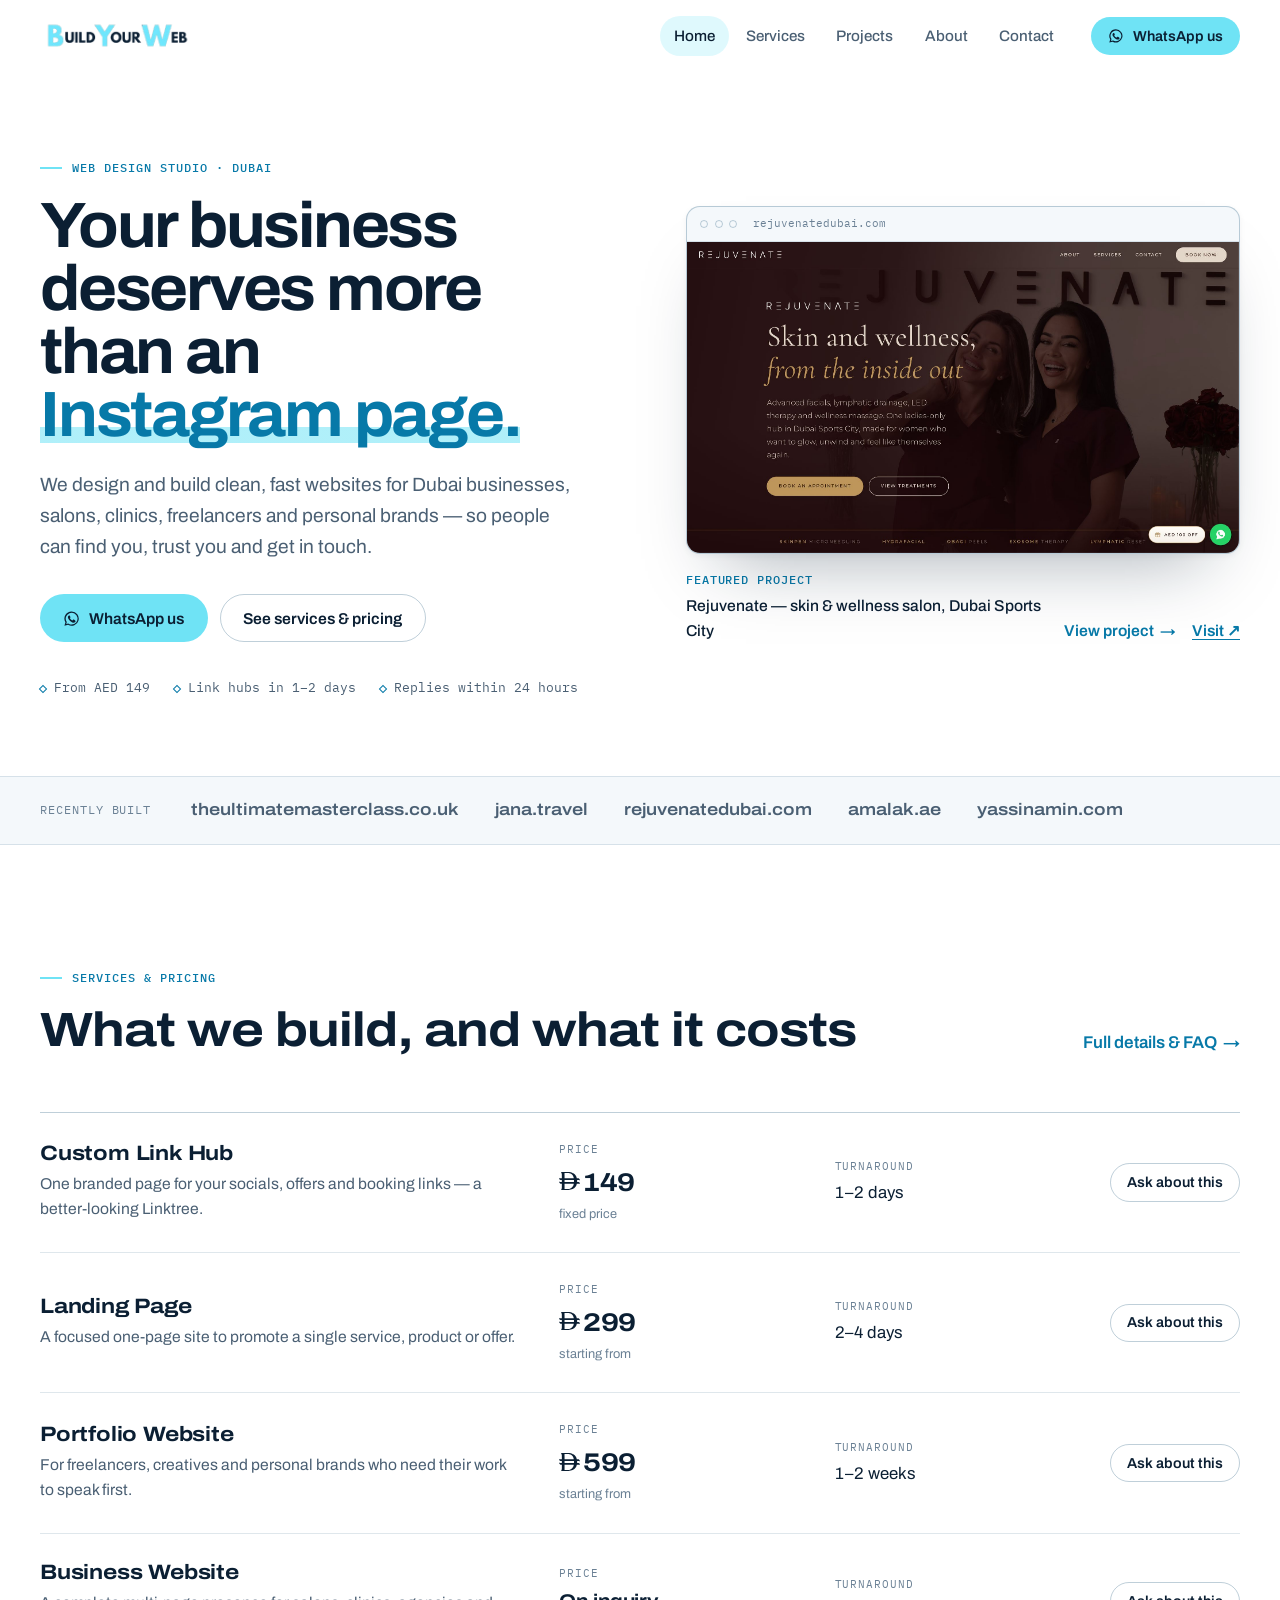
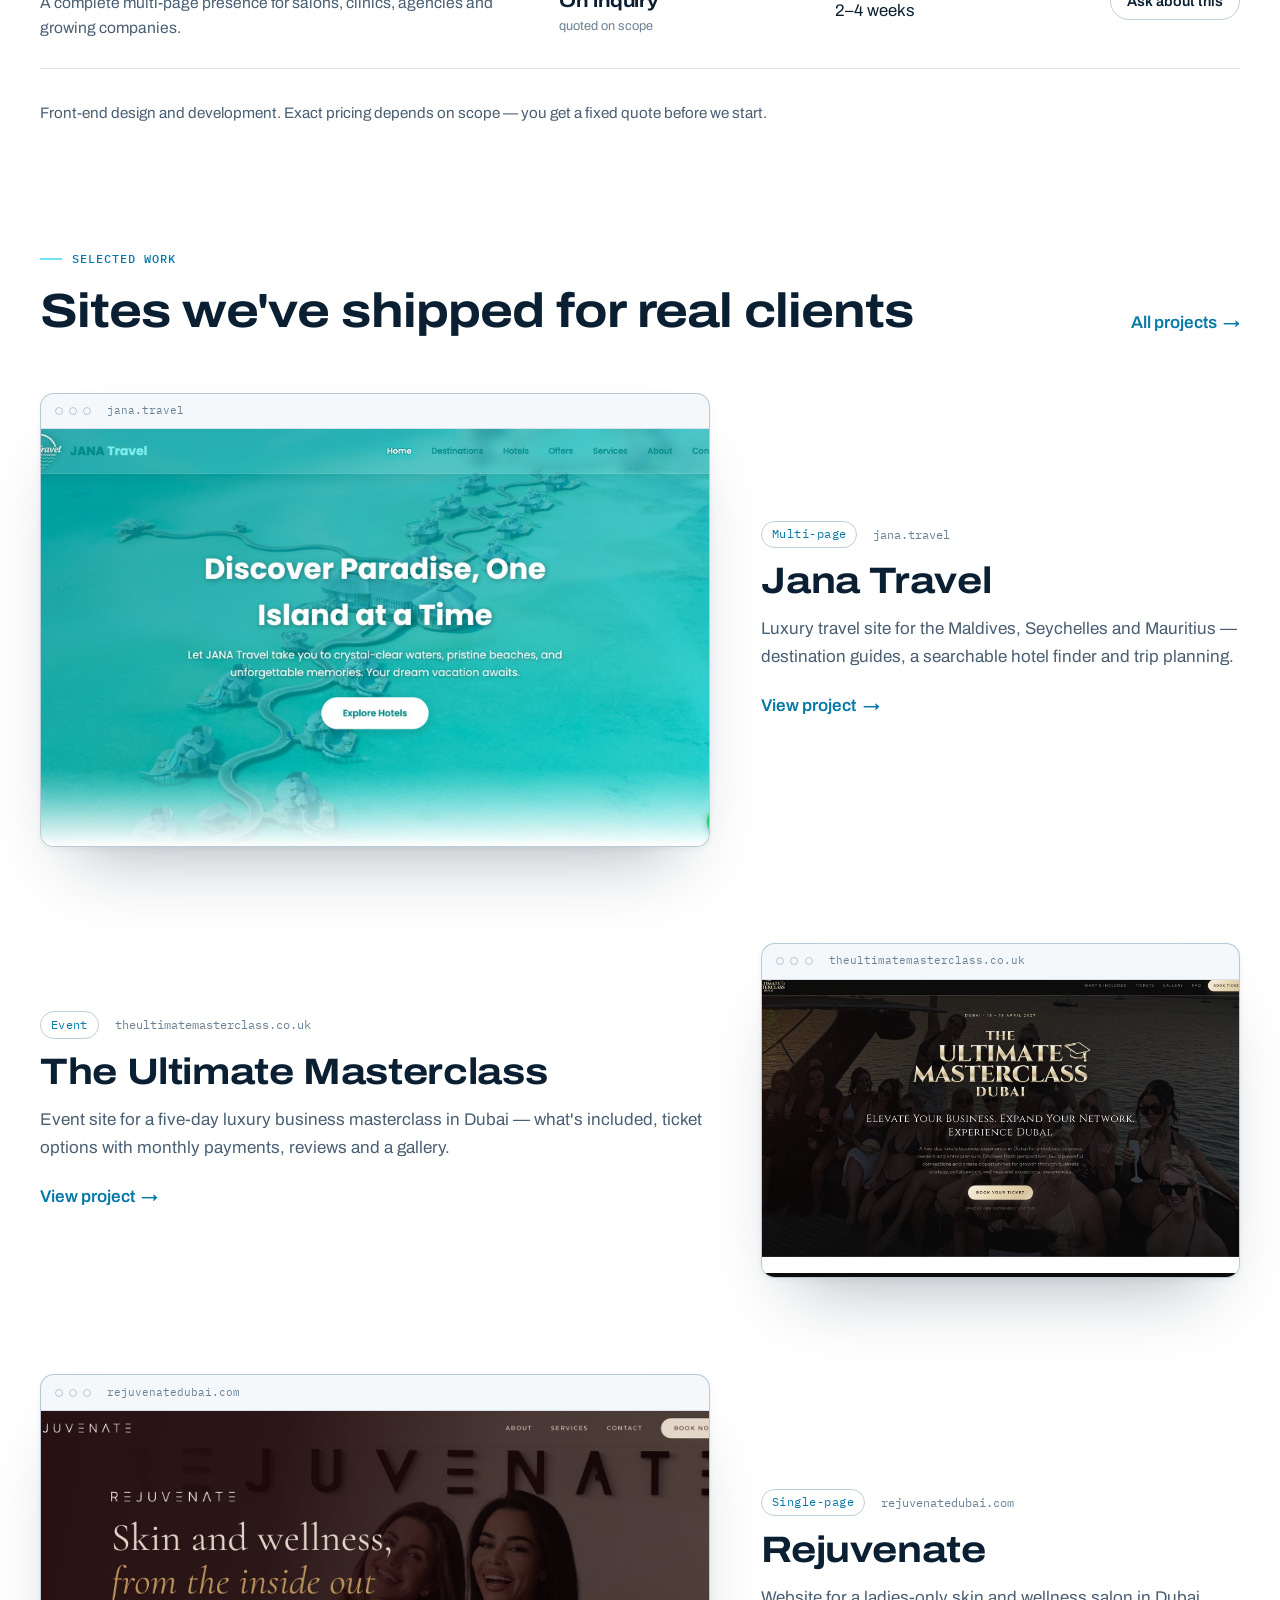
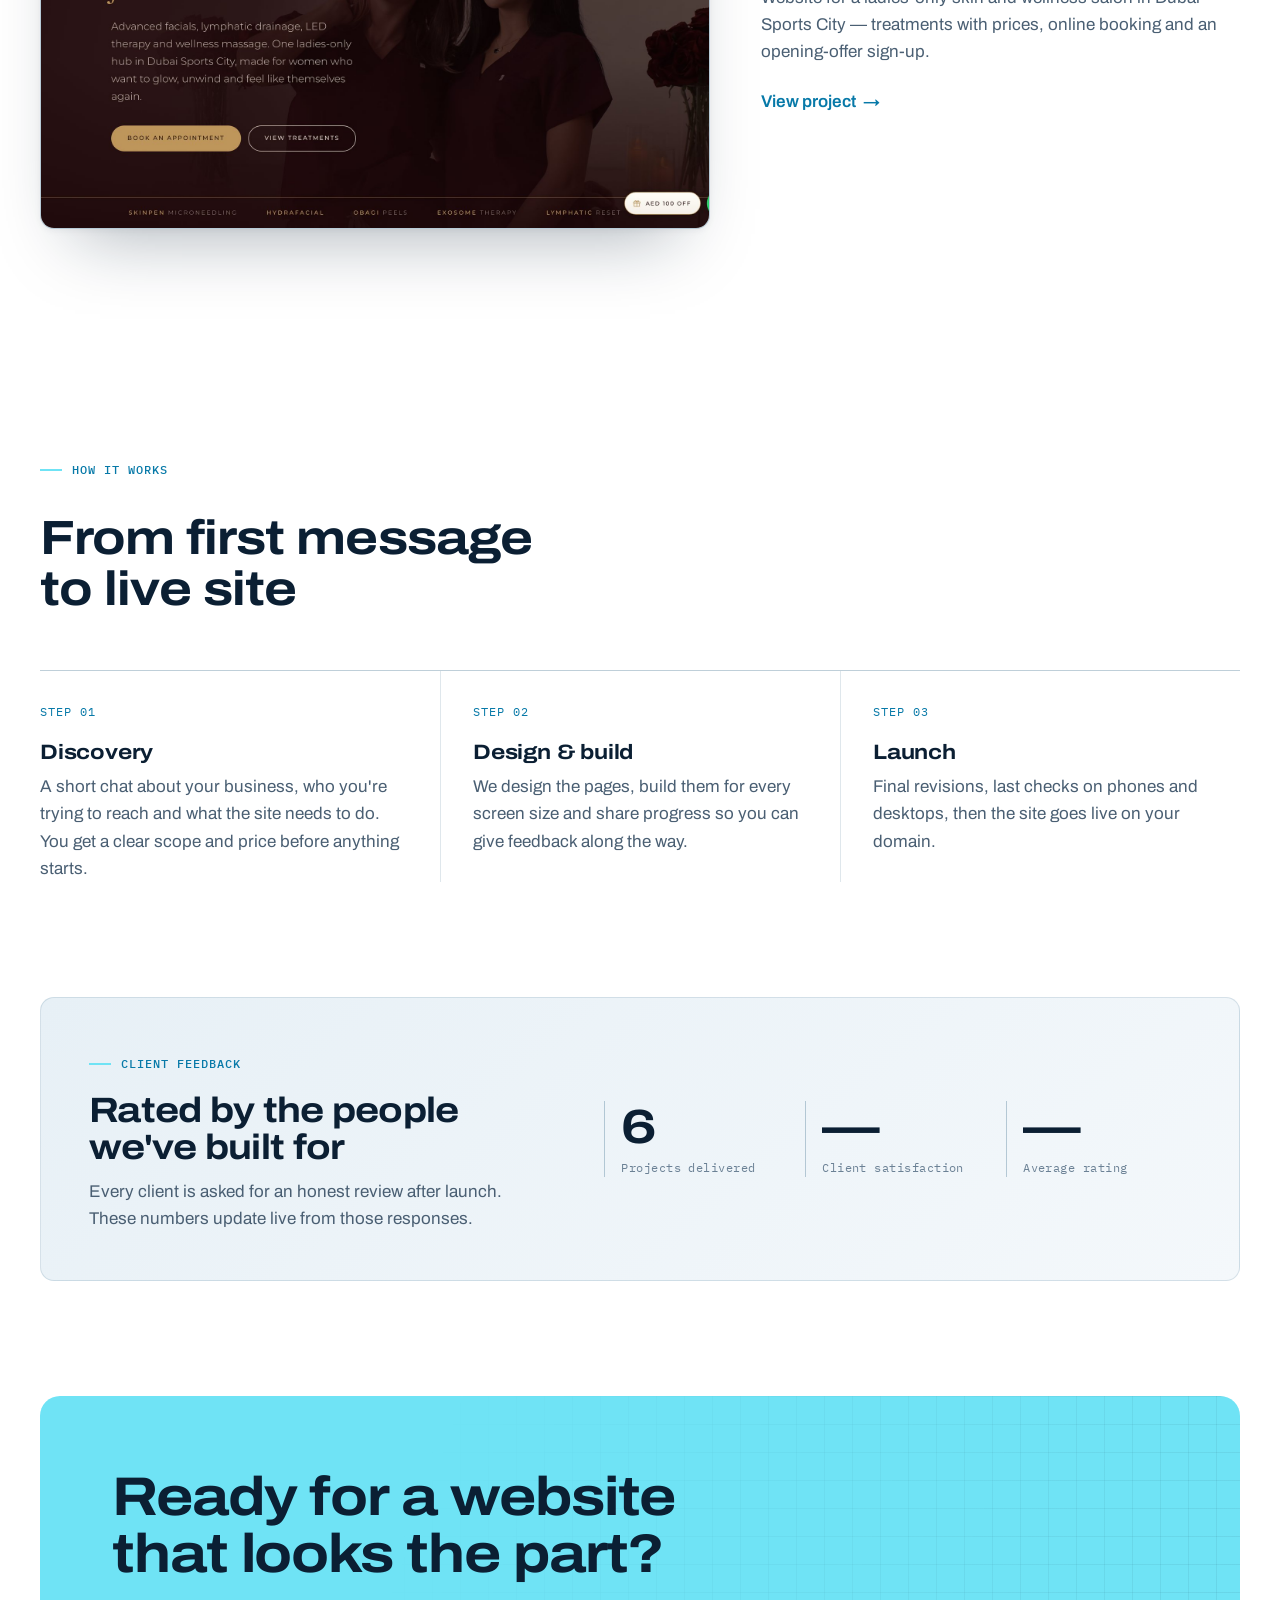
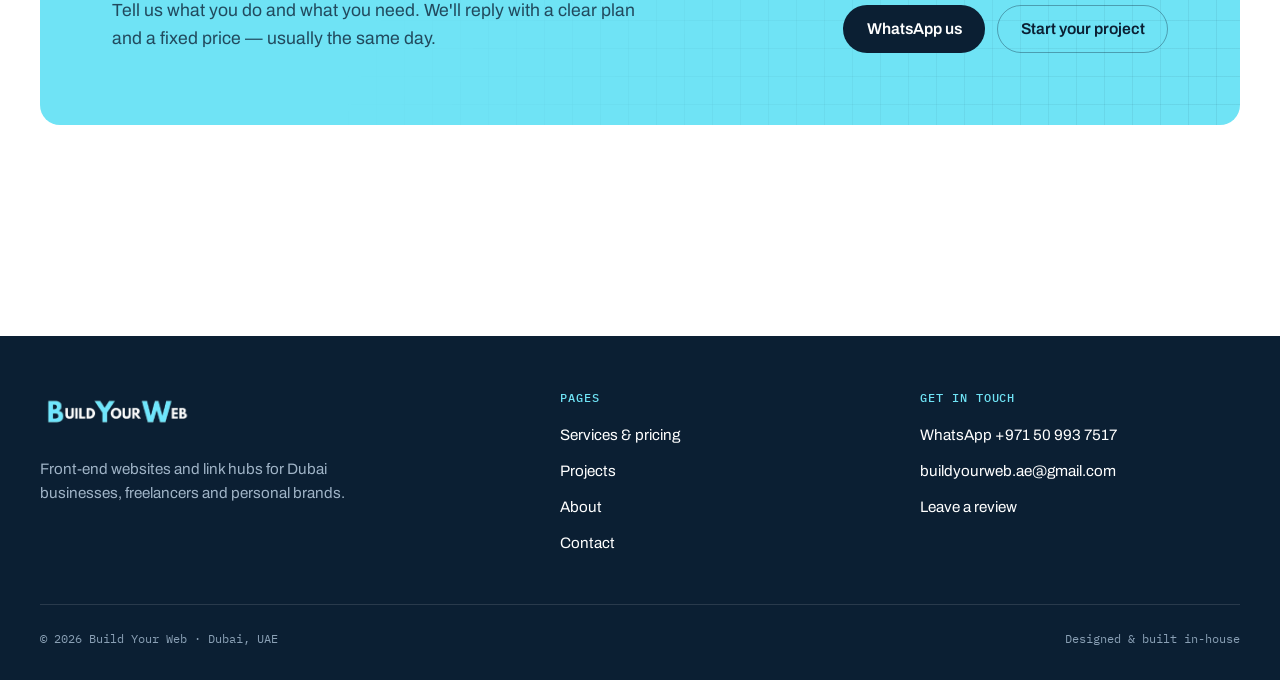
<file: index.html>
<!DOCTYPE html>
<html lang="en">
  <head>
    <meta charset="UTF-8" />
    <meta name="viewport" content="width=device-width, initial-scale=1.0" />
    <title>Build Your Web (BYW) | Website Design in Dubai</title>
    <meta
      name="description"
      content="Dubai-based web design for businesses, salons, clinics, freelancers, and personal brands. Clean, modern websites with pricing on request. WhatsApp us to start."
    />
    <meta
      name="keywords"
      content="web design Dubai, website development UAE, small business website Dubai, affordable web design, portfolio website design, landing page design Dubai, multi-page business website, custom link hub page, website design for salons and clinics, freelancer website design, personal brand website design, Dubai web design agency, modern website design UAE"
    />
    <meta name="theme-color" content="#08182b" />
    <link rel="canonical" href="https://www.buildyourweb.ae/" />

    <!-- Favicon -->
    <link rel="icon" type="image/png" href="assets/Logo/favicon.png?v=7" />
    <link rel="apple-touch-icon" href="assets/Logo/favicon.png?v=7" />

    <!-- Open Graph -->
    <meta property="og:type" content="website" />
    <meta property="og:url" content="https://www.buildyourweb.ae/" />
    <meta property="og:title" content="Build Your Web (BYW) | Website Design in Dubai" />
    <meta
      property="og:description"
      content="Dubai-based web design for businesses, salons, clinics, freelancers, and personal brands. Clean, modern websites with pricing on request."
    />
    <meta
      property="og:image"
      content="https://www.buildyourweb.ae/assets/Logo/favicon.png?v=7"
    />
    <meta property="og:image:width" content="1307" />
    <meta property="og:image:height" content="1279" />
    <meta property="og:site_name" content="Build Your Web (BYW)" />
    <meta property="og:locale" content="en_US" />

    <!-- Twitter Card -->
    <meta name="twitter:card" content="summary_large_image" />
    <meta name="twitter:url" content="https://www.buildyourweb.ae/" />
    <meta name="twitter:title" content="Build Your Web (BYW) | Website Design in Dubai" />
    <meta
      name="twitter:description"
      content="Dubai-based web design for businesses, salons, clinics, freelancers, and personal brands. Clean, modern websites with pricing on request."
    />
    <meta
      name="twitter:image"
      content="https://www.buildyourweb.ae/assets/Logo/favicon.png?v=7"
    />
    <link rel="preconnect" href="https://fonts.googleapis.com" />
    <link rel="preconnect" href="https://fonts.gstatic.com" crossorigin />
    <link href="https://fonts.googleapis.com/css2?family=Archivo:wdth,wght@62..125,400..800&family=IBM+Plex+Mono:wght@400;500&display=swap" rel="stylesheet" />
    <link rel="stylesheet" href="assets/css/style.css?v=216" />
    <script type="application/ld+json">
      {
        "@context": "https://schema.org",
        "@type": "ProfessionalService",
        "name": "Build Your Web (BYW)",
        "alternateName": "BYW",
        "url": "https://www.buildyourweb.ae/",
        "logo": "https://www.buildyourweb.ae/assets/Logo/favicon.png",
        "image": "https://www.buildyourweb.ae/assets/Logo/favicon.png",
        "description": "Dubai-based web design service creating clean, modern websites, portfolios, landing pages, and link hub pages for businesses, freelancers, salons, clinics, and personal brands.",
        "email": "buildyourweb.ae@gmail.com",
        "telephone": "+971509937517",
        "priceRange": "AED 149 - AED 2000",
        "address": {
          "@type": "PostalAddress",
          "addressLocality": "Dubai",
          "addressCountry": "AE"
        },
        "areaServed": {
          "@type": "Country",
          "name": "United Arab Emirates"
        },
        "sameAs": [
          "https://wa.me/message/2WZRG66PRXP6H1"
        ],
        "makesOffer": [
          { "@type": "Offer", "itemOffered": { "@type": "Service", "name": "Custom Link Hub Page" } },
          { "@type": "Offer", "itemOffered": { "@type": "Service", "name": "Landing Page Design" } },
          { "@type": "Offer", "itemOffered": { "@type": "Service", "name": "Portfolio Website Design" } },
          { "@type": "Offer", "itemOffered": { "@type": "Service", "name": "Multi-Page Business Website Design" } }
        ]
      }
    </script>
  </head>
  <body data-page="home">
    <a class="skip-link" href="#main">Skip to content</a>
    <header class="site-header">
      <div class="container nav-wrap">
        <a class="logo" href="./" aria-label="Build Your Web home">
          <img src="assets/Logo/BYW%20Logo%20Dark.png?v=2" alt="Build Your Web" width="328" height="86" decoding="async" />
        </a>
        <button class="menu-toggle" aria-expanded="false" aria-controls="site-nav" aria-label="Open menu"><span></span><span></span></button>
        <ul class="nav-links" id="site-nav">
          <li><a href="./" data-page-link="home">Home</a></li>
          <li><a href="services/" data-page-link="services">Services</a></li>
          <li><a href="projects/" data-page-link="projects">Projects</a></li>
          <li><a href="about/" data-page-link="about">About</a></li>
          <li><a href="contact/" data-page-link="contact">Contact</a></li>
          <li class="nav-links-cta"><a href="https://wa.me/message/2WZRG66PRXP6H1" target="_blank" rel="noopener noreferrer">WhatsApp us</a></li>
        </ul>
        <a class="btn btn-primary btn-sm nav-cta" href="https://wa.me/message/2WZRG66PRXP6H1" target="_blank" rel="noopener noreferrer"><svg viewBox="0 0 24 24" fill="currentColor" aria-hidden="true"><path d="M12 2a10 10 0 0 0-8.6 15.1L2 22l5-1.3A10 10 0 1 0 12 2Zm0 18.2a8.2 8.2 0 0 1-4.2-1.2l-.3-.2-3 .8.8-2.9-.2-.3A8.2 8.2 0 1 1 12 20.2Zm4.5-6.1c-.2-.1-1.5-.7-1.7-.8-.2-.1-.4-.1-.6.1l-.8 1c-.1.2-.3.2-.5.1a6.7 6.7 0 0 1-3.3-2.9c-.2-.4.2-.4.7-1.3.1-.2 0-.3 0-.4l-.8-1.8c-.2-.5-.4-.4-.6-.4h-.5a1 1 0 0 0-.7.3 3 3 0 0 0-.9 2.2 5.2 5.2 0 0 0 1.1 2.7 11.8 11.8 0 0 0 4.5 4c1.7.7 2.3.8 3.2.6.5-.1 1.5-.6 1.7-1.2.2-.6.2-1.1.2-1.2-.1-.1-.3-.2-.5-.3Z"/></svg>WhatsApp us</a>
      </div>
    </header>

    <main id="main">
      <section class="hero">
        <div class="container hero-grid">
          <div class="hero-copy">
            <span class="eyebrow">Web design studio · Dubai</span>
            <h1>Your business deserves more than an <em>Instagram page.</em></h1>
            <p class="lead">We design and build clean, fast websites for Dubai businesses, salons, clinics, freelancers and personal brands — so people can find you, trust you and get in touch.</p>
            <div class="hero-actions">
              <a href="https://wa.me/message/2WZRG66PRXP6H1" class="btn btn-primary" target="_blank" rel="noopener noreferrer"><svg viewBox="0 0 24 24" fill="currentColor" aria-hidden="true"><path d="M12 2a10 10 0 0 0-8.6 15.1L2 22l5-1.3A10 10 0 1 0 12 2Zm0 18.2a8.2 8.2 0 0 1-4.2-1.2l-.3-.2-3 .8.8-2.9-.2-.3A8.2 8.2 0 1 1 12 20.2Zm4.5-6.1c-.2-.1-1.5-.7-1.7-.8-.2-.1-.4-.1-.6.1l-.8 1c-.1.2-.3.2-.5.1a6.7 6.7 0 0 1-3.3-2.9c-.2-.4.2-.4.7-1.3.1-.2 0-.3 0-.4l-.8-1.8c-.2-.5-.4-.4-.6-.4h-.5a1 1 0 0 0-.7.3 3 3 0 0 0-.9 2.2 5.2 5.2 0 0 0 1.1 2.7 11.8 11.8 0 0 0 4.5 4c1.7.7 2.3.8 3.2.6.5-.1 1.5-.6 1.7-1.2.2-.6.2-1.1.2-1.2-.1-.1-.3-.2-.5-.3Z"/></svg>WhatsApp us</a>
              <a href="services/" class="btn btn-ghost">See services &amp; pricing</a>
            </div>
            <ul class="hero-facts">
              <li>From AED 149</li>
              <li>Link hubs in 1–2 days</li>
              <li>Replies within 24 hours</li>
            </ul>
          </div>
          <figure class="blueprint project" tabindex="0" role="button" aria-label="Open project details: Rejuvenate" data-modal-title="Rejuvenate" data-modal-type="Single-Page Website" data-modal-url="https://rejuvenatedubai.com" data-modal-description="Rejuvenate is the website for a ladies-only skin and wellness salon in Dubai Sports City, offering advanced facials, lymphatic drainage, LED therapy and wellness massage. The site introduces the salon&#x27;s consultation-first philosophy, lists every treatment with prices and session lengths, and makes it easy to book online, message on WhatsApp or claim a first-visit offer." data-modal-points="Hero with booking and treatment calls to action|Signature treatments overview|Full price list with session lengths|Online booking for new and existing clients|Opening-list sign-up with first-visit offer|Inside-the-salon gallery and contact page" data-modal-images="Projects/Rejuvenate/1.jpg|Projects/Rejuvenate/2.jpg|Projects/Rejuvenate/3.jpg|Projects/Rejuvenate/4.jpg">
            <div class="browser">
              <div class="browser-bar"><i></i><i></i><i></i><span class="browser-url">rejuvenatedubai.com</span></div>
              <div class="browser-view">
                <img class="blueprint-shot" src="Projects/Rejuvenate/1.jpg" alt="Rejuvenate salon website homepage" width="1920" height="1080" decoding="async" fetchpriority="high" />
                <div class="wire" aria-hidden="true"><span class="w-nav"></span><span class="w-logo"></span><span class="w-h1"></span><span class="w-p"></span><span class="w-b1"></span><span class="w-b2"></span></div>
              </div>
            </div>
            <figcaption class="blueprint-caption"><span><span class="blueprint-label">Featured project</span>Rejuvenate — skin &amp; wellness salon, Dubai Sports City</span><span class="blueprint-links"><span class="text-link">View project</span><a href="https://rejuvenatedubai.com" target="_blank" rel="noopener noreferrer">Visit ↗</a></span></figcaption>
          </figure>
        </div>
      </section>

      <div class="strip">
        <div class="container strip-inner">
          <span class="strip-label">Recently built</span>
          <ul class="strip-list"><li>theultimatemasterclass.co.uk</li><li>jana.travel</li><li>rejuvenatedubai.com</li><li>amalak.ae</li><li>yassinamin.com</li><li class="dup" aria-hidden="true">theultimatemasterclass.co.uk</li><li class="dup" aria-hidden="true">jana.travel</li><li class="dup" aria-hidden="true">rejuvenatedubai.com</li><li class="dup" aria-hidden="true">amalak.ae</li><li class="dup" aria-hidden="true">yassinamin.com</li></ul>
        </div>
      </div>

      <section class="section">
        <div class="container">
          <div class="section-head section-head--split reveal">
            <div>
              <span class="eyebrow">Services &amp; pricing</span>
              <h2>What we build, and what it costs</h2>
            </div>
            <a class="text-link" href="services/">Full details &amp; FAQ</a>
          </div>
          <div class="spec">
          <div class="spec-row reveal">
            <div class="spec-name"><h3>Custom Link Hub</h3><p>One branded page for your socials, offers and booking links — a better-looking Linktree.</p></div>
            <div class="spec-price"><span class="spec-label">Price</span><strong><span class="aed" role="img" aria-label="AED"></span>149</strong><small>fixed price</small></div>
            <div class="spec-time"><span class="spec-label">Turnaround</span>1–2 days</div>
            <a class="btn btn-ghost btn-sm" href="https://wa.me/971509937517?text=Hi%2C%20I%27m%20interested%20in%20the%20Link%20Hub%20package." target="_blank" rel="noopener noreferrer" aria-label="Ask about the Custom Link Hub package on WhatsApp">Ask about this</a>
            
          </div>
          <div class="spec-row reveal">
            <div class="spec-name"><h3>Landing Page</h3><p>A focused one-page site to promote a single service, product or offer.</p></div>
            <div class="spec-price"><span class="spec-label">Price</span><strong><span class="aed" role="img" aria-label="AED"></span>299</strong><small>starting from</small></div>
            <div class="spec-time"><span class="spec-label">Turnaround</span>2–4 days</div>
            <a class="btn btn-ghost btn-sm" href="https://wa.me/971509937517?text=Hi%2C%20I%27m%20interested%20in%20the%20Landing%20Page%20package." target="_blank" rel="noopener noreferrer" aria-label="Ask about the Landing Page package on WhatsApp">Ask about this</a>
            
          </div>
          <div class="spec-row reveal">
            <div class="spec-name"><h3>Portfolio Website</h3><p>For freelancers, creatives and personal brands who need their work to speak first.</p></div>
            <div class="spec-price"><span class="spec-label">Price</span><strong><span class="aed" role="img" aria-label="AED"></span>599</strong><small>starting from</small></div>
            <div class="spec-time"><span class="spec-label">Turnaround</span>1–2 weeks</div>
            <a class="btn btn-ghost btn-sm" href="https://wa.me/971509937517?text=Hi%2C%20I%27m%20interested%20in%20the%20Portfolio%20Website%20package." target="_blank" rel="noopener noreferrer" aria-label="Ask about the Portfolio Website package on WhatsApp">Ask about this</a>
            
          </div>
          <div class="spec-row reveal">
            <div class="spec-name"><h3>Business Website</h3><p>A complete multi-page presence for salons, clinics, agencies and growing companies.</p></div>
            <div class="spec-price spec-price--ask"><span class="spec-label">Price</span><strong>On inquiry</strong><small>quoted on scope</small></div>
            <div class="spec-time"><span class="spec-label">Turnaround</span>2–4 weeks</div>
            <a class="btn btn-ghost btn-sm" href="https://wa.me/971509937517?text=Hi%2C%20I%27m%20interested%20in%20the%20Business%20Website%20package." target="_blank" rel="noopener noreferrer" aria-label="Ask about the Business Website package on WhatsApp">Ask about this</a>
            
          </div>
          </div>
          <p class="spec-foot reveal"><span>Front-end design and development. Exact pricing depends on scope — you get a fixed quote before we start.</span></p>
        </div>
      </section>

      <section class="section section--tight">
        <div class="container">
          <div class="section-head section-head--split reveal">
            <div>
              <span class="eyebrow">Selected work</span>
              <h2>Sites we've shipped for real clients</h2>
            </div>
            <a class="text-link" href="projects/">All projects</a>
            <span class="swipe-hint" aria-hidden="true">Swipe to see more →</span>
          </div>
          <div class="showcase">
          <article class="project project--feature reveal" tabindex="0" role="button" aria-label="Open project details: Jana Travel" data-modal-title="Jana Travel" data-modal-type="Multi-Page Website" data-modal-url="https://jana.travel" data-modal-description="JANA Travel is a luxury travel website for curated island holidays across the Maldives, Seychelles and Mauritius. It combines a striking homepage with destination guides, a hotel finder with filters by destination, experience and rating, featured hotels, offers and an easy way to plan a trip with the team." data-modal-points="Hero with a clear call to explore hotels|Destination pages with travel tips and best time to visit|Hotel finder with search and filters|Featured hotels and exclusive offers|Photo gallery|Contact and trip-planning options" data-modal-images="Projects/Jana Travel/1.jpg|Projects/Jana Travel/2.jpg|Projects/Jana Travel/3.jpg|Projects/Jana Travel/4.jpg">
            <div class="project-media">
              <div class="browser">
                <div class="browser-bar"><i></i><i></i><i></i><span class="browser-url">jana.travel</span></div>
                <div class="browser-view"><img src="Projects/Jana Travel/1.jpg" alt="Jana Travel website" width="1600" height="1000" decoding="async" loading="lazy" /></div>
              </div>
            </div>
            <div class="project-body">
              <div class="project-meta"><span class="tag">Multi-page</span><span>jana.travel</span></div>
              <h3>Jana Travel</h3>
              <p>Luxury travel site for the Maldives, Seychelles and Mauritius — destination guides, a searchable hotel finder and trip planning.</p>
              <span class="text-link project-cta">View project</span>
            </div>
          </article>
          <article class="project project--feature reveal" tabindex="0" role="button" aria-label="Open project details: The Ultimate Masterclass" data-modal-title="The Ultimate Masterclass" data-modal-type="Event Website" data-modal-url="https://theultimatemasterclass.co.uk" data-modal-description="The Ultimate Masterclass is the website for a five-day luxury business masterclass and retreat in Dubai for ambitious business owners and entrepreneurs. It walks visitors through everything the ticket includes, from the business growth masterclass and welcome brunch to a desert adventure and luxury yacht party, then lets them choose a full or partner ticket and pay in full or monthly." data-modal-points="Hero with event dates and a book-your-ticket call to action|What&#x27;s-included cards for every part of the five days|Ticket options with pay-in-full and monthly payment plans|Separate partner ticket for the social events|Podcast feature, attendee reviews and photo gallery|FAQ, WhatsApp contact and terms acceptance before payment" data-modal-images="Projects/The Ultimate Masterclass/1.jpg|Projects/The Ultimate Masterclass/2.jpg|Projects/The Ultimate Masterclass/3.jpg|Projects/The Ultimate Masterclass/4.jpg">
            <div class="project-media">
              <div class="browser">
                <div class="browser-bar"><i></i><i></i><i></i><span class="browser-url">theultimatemasterclass.co.uk</span></div>
                <div class="browser-view"><img src="Projects/The Ultimate Masterclass/1.jpg" alt="The Ultimate Masterclass website" width="1600" height="1000" decoding="async" loading="lazy" /></div>
              </div>
            </div>
            <div class="project-body">
              <div class="project-meta"><span class="tag">Event</span><span>theultimatemasterclass.co.uk</span></div>
              <h3>The Ultimate Masterclass</h3>
              <p>Event site for a five-day luxury business masterclass in Dubai — what&#x27;s included, ticket options with monthly payments, reviews and a gallery.</p>
              <span class="text-link project-cta">View project</span>
            </div>
          </article>
          <article class="project project--feature reveal" tabindex="0" role="button" aria-label="Open project details: Rejuvenate" data-modal-title="Rejuvenate" data-modal-type="Single-Page Website" data-modal-url="https://rejuvenatedubai.com" data-modal-description="Rejuvenate is the website for a ladies-only skin and wellness salon in Dubai Sports City, offering advanced facials, lymphatic drainage, LED therapy and wellness massage. The site introduces the salon&#x27;s consultation-first philosophy, lists every treatment with prices and session lengths, and makes it easy to book online, message on WhatsApp or claim a first-visit offer." data-modal-points="Hero with booking and treatment calls to action|Signature treatments overview|Full price list with session lengths|Online booking for new and existing clients|Opening-list sign-up with first-visit offer|Inside-the-salon gallery and contact page" data-modal-images="Projects/Rejuvenate/1.jpg|Projects/Rejuvenate/2.jpg|Projects/Rejuvenate/3.jpg|Projects/Rejuvenate/4.jpg">
            <div class="project-media">
              <div class="browser">
                <div class="browser-bar"><i></i><i></i><i></i><span class="browser-url">rejuvenatedubai.com</span></div>
                <div class="browser-view"><img src="Projects/Rejuvenate/1.jpg" alt="Rejuvenate website" width="1600" height="1000" decoding="async" loading="lazy" /></div>
              </div>
            </div>
            <div class="project-body">
              <div class="project-meta"><span class="tag">Single-page</span><span>rejuvenatedubai.com</span></div>
              <h3>Rejuvenate</h3>
              <p>Website for a ladies-only skin and wellness salon in Dubai Sports City — treatments with prices, online booking and an opening-offer sign-up.</p>
              <span class="text-link project-cta">View project</span>
            </div>
          </article>
          </div>
        </div>
      </section>

      <section class="section">
        <div class="container">
          <div class="section-head reveal">
            <span class="eyebrow">How it works</span>
            <h2>From first message to live site</h2>
          </div>
          <ol class="process">
            <li class="reveal"><h3>Discovery</h3><p>A short chat about your business, who you're trying to reach and what the site needs to do. You get a clear scope and price before anything starts.</p></li>
            <li class="reveal"><h3>Design &amp; build</h3><p>We design the pages, build them for every screen size and share progress so you can give feedback along the way.</p></li>
            <li class="reveal"><h3>Launch</h3><p>Final revisions, last checks on phones and desktops, then the site goes live on your domain.</p></li>
          </ol>
        </div>
      </section>

      <section class="section section--tight">
        <div class="container">
          <div class="feedback reveal">
            <div>
              <span class="eyebrow">Client feedback</span>
              <h2>Rated by the people we've built for</h2>
              <p>Every client is asked for an honest review after launch. These numbers update live from those responses.</p>
            </div>
            <div class="metrics">
              <div class="metric"><span class="num" id="projectsDeliveredMetric">—</span><span class="label">Projects delivered</span></div>
              <div class="metric"><span class="num" id="clientSatisfactionMetric">—</span><span class="label">Client satisfaction</span></div>
              <div class="metric"><span class="num" id="averageRatingMetric">—</span><span class="label">Average rating</span></div>
              <p id="reviewCountNote" class="metric-note" hidden></p>
            </div>
          </div>
        </div>
      </section>

      <section class="section section--tight">
        <div class="container">
          <div class="cta reveal">
            <div>
              <h2>Ready for a website that looks the part?</h2>
              <p>Tell us what you do and what you need. We'll reply with a clear plan and a fixed price — usually the same day.</p>
            </div>
            <div class="cta-actions"><a href="https://wa.me/message/2WZRG66PRXP6H1" class="btn btn-primary" target="_blank" rel="noopener noreferrer">WhatsApp us</a><a href="contact/" class="btn btn-ghost">Start your project</a></div>
          </div>
        </div>
      </section>
    </main>

    <footer class="site-footer">
      <div class="container">
        <div class="footer-grid">
          <div class="footer-brand">
            <a class="logo" href="./" aria-label="Build Your Web home">
              <img src="assets/Logo/BYW%20Logo%20Transparent.png?v=2" alt="Build Your Web" width="328" height="86" decoding="async" loading="lazy" />
            </a>
            <p>Front-end websites and link hubs for Dubai businesses, freelancers and personal brands.</p>
          </div>
          <nav class="footer-col" aria-label="Footer">
            <h4>Pages</h4>
            <ul>
              <li><a href="services/">Services &amp; pricing</a></li>
              <li><a href="projects/">Projects</a></li>
              <li><a href="about/">About</a></li>
              <li><a href="contact/">Contact</a></li>
            </ul>
          </nav>
          <div class="footer-col">
            <h4>Get in touch</h4>
            <ul>
              <li><a href="https://wa.me/message/2WZRG66PRXP6H1" target="_blank" rel="noopener noreferrer">WhatsApp +971 50 993 7517</a></li>
              <li><a href="mailto:buildyourweb.ae@gmail.com">buildyourweb.ae@gmail.com</a></li>
              <li><a href="https://docs.google.com/forms/d/e/1FAIpQLScJII8Ozb4XBYv3jEp4G6UbHqwdYgGrli6ISf8xqpjFuV9wtA/viewform?usp=dialog" target="_blank" rel="noopener noreferrer">Leave a review</a></li>
            </ul>
          </div>
        </div>
        <div class="footer-bottom">
          <span>© <span data-year>2026</span> Build Your Web · Dubai, UAE</span>
          <span>Designed &amp; built in-house</span>
        </div>
      </div>
    </footer>

    <script src="assets/js/main.js?v=205"></script>
  </body>
</html>
</file>
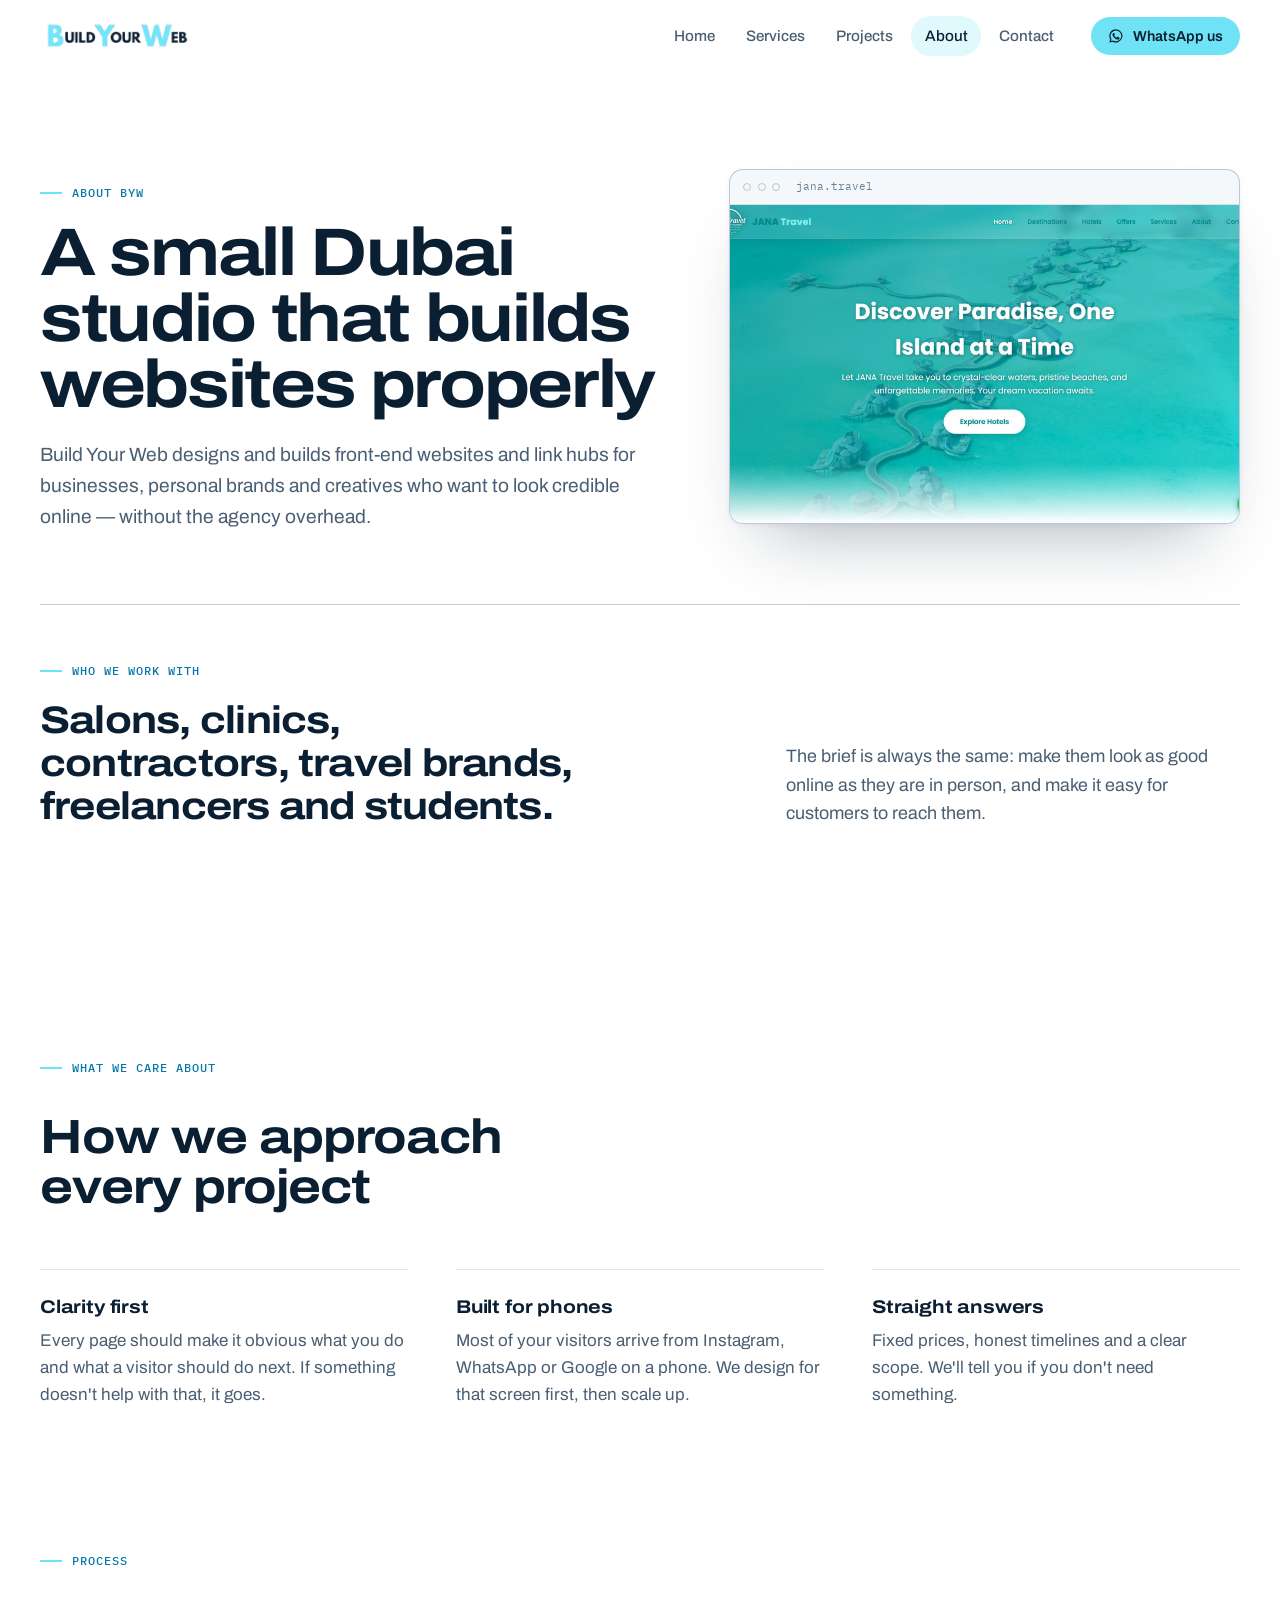
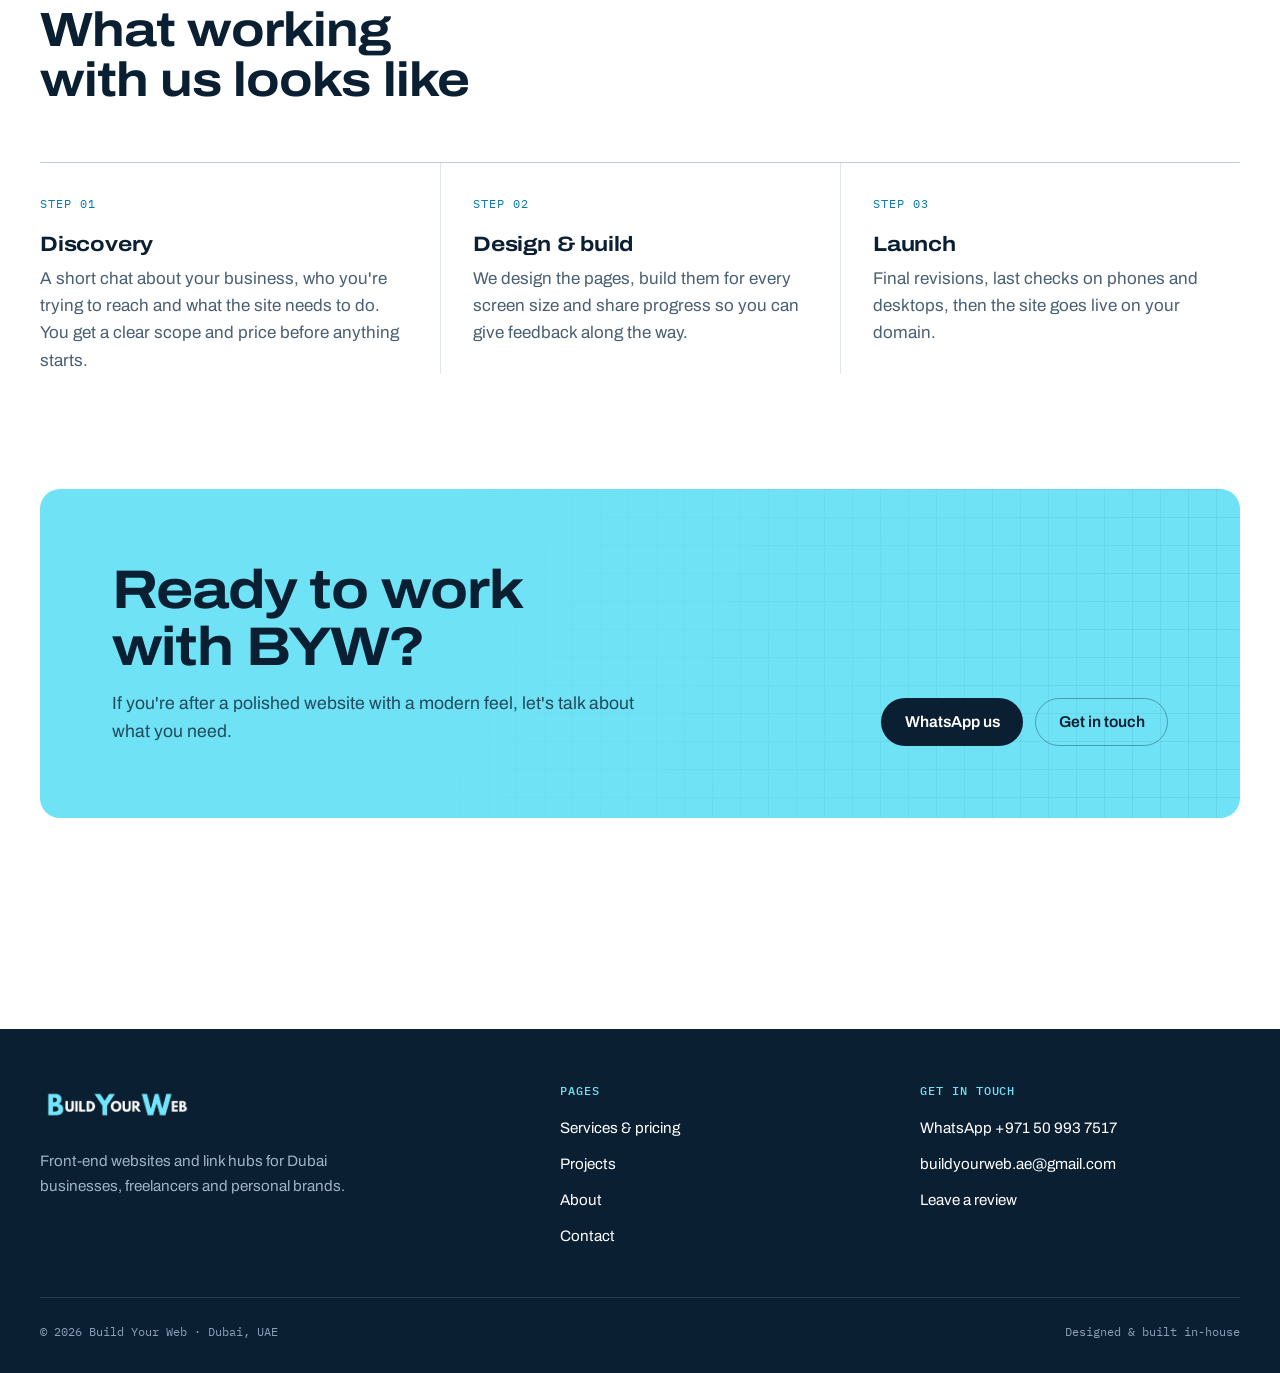
<file: about/index.html>
<!DOCTYPE html>
<html lang="en">
  <head>
    <meta charset="UTF-8" />
    <meta name="viewport" content="width=device-width, initial-scale=1.0" />
    <title>About | Build Your Web (BYW) — Dubai Web Design</title>
    <meta
      name="description"
      content="Build Your Web is a Dubai-based web design service creating clean, modern websites for businesses, freelancers, and personal brands across the UAE."
    />
    <meta
      name="keywords"
      content="about Build Your Web, web design agency Dubai, front-end web design UAE, Dubai website design company, web design process, freelance web designer Dubai, small business website Dubai, affordable web design, personal brand website design, website design for creatives, modern website design UAE"
    />
    <meta name="theme-color" content="#08182b" />
    <link rel="canonical" href="https://www.buildyourweb.ae/about/" />

    <!-- Favicon -->
    <link rel="icon" type="image/png" href="../assets/Logo/favicon.png?v=7" />
    <link rel="apple-touch-icon" href="../assets/Logo/favicon.png?v=7" />

    <!-- Open Graph -->
    <meta property="og:type" content="website" />
    <meta property="og:url" content="https://www.buildyourweb.ae/about/" />
    <meta property="og:title" content="About | Build Your Web (BYW) — Dubai Web Design" />
    <meta
      property="og:description"
      content="Build Your Web is a Dubai-based web design service creating clean, modern websites for businesses, freelancers, and personal brands across the UAE."
    />
    <meta
      property="og:image"
      content="https://www.buildyourweb.ae/assets/Logo/favicon.png?v=7"
    />
    <meta property="og:image:width" content="1307" />
    <meta property="og:image:height" content="1279" />
    <meta property="og:site_name" content="Build Your Web (BYW)" />
    <meta property="og:locale" content="en_US" />

    <!-- Twitter Card -->
    <meta name="twitter:card" content="summary_large_image" />
    <meta name="twitter:url" content="https://www.buildyourweb.ae/about/" />
    <meta name="twitter:title" content="About | Build Your Web (BYW) — Dubai Web Design" />
    <meta
      name="twitter:description"
      content="Build Your Web is a Dubai-based web design service creating clean, modern websites for businesses, freelancers, and personal brands across the UAE."
    />
    <meta
      name="twitter:image"
      content="https://www.buildyourweb.ae/assets/Logo/favicon.png?v=7"
    />
    <link rel="preconnect" href="https://fonts.googleapis.com" />
    <link rel="preconnect" href="https://fonts.gstatic.com" crossorigin />
    <link href="https://fonts.googleapis.com/css2?family=Archivo:wdth,wght@62..125,400..800&family=IBM+Plex+Mono:wght@400;500&display=swap" rel="stylesheet" />
    <link rel="stylesheet" href="../assets/css/style.css?v=216" />
  </head>
  <body data-page="about">
    <a class="skip-link" href="#main">Skip to content</a>
    <header class="site-header">
      <div class="container nav-wrap">
        <a class="logo" href="../" aria-label="Build Your Web home">
          <img src="../assets/Logo/BYW%20Logo%20Dark.png?v=2" alt="Build Your Web" width="328" height="86" decoding="async" />
        </a>
        <button class="menu-toggle" aria-expanded="false" aria-controls="site-nav" aria-label="Open menu"><span></span><span></span></button>
        <ul class="nav-links" id="site-nav">
          <li><a href="../" data-page-link="home">Home</a></li>
          <li><a href="../services/" data-page-link="services">Services</a></li>
          <li><a href="../projects/" data-page-link="projects">Projects</a></li>
          <li><a href="../about/" data-page-link="about">About</a></li>
          <li><a href="../contact/" data-page-link="contact">Contact</a></li>
          <li class="nav-links-cta"><a href="https://wa.me/message/2WZRG66PRXP6H1" target="_blank" rel="noopener noreferrer">WhatsApp us</a></li>
        </ul>
        <a class="btn btn-primary btn-sm nav-cta" href="https://wa.me/message/2WZRG66PRXP6H1" target="_blank" rel="noopener noreferrer"><svg viewBox="0 0 24 24" fill="currentColor" aria-hidden="true"><path d="M12 2a10 10 0 0 0-8.6 15.1L2 22l5-1.3A10 10 0 1 0 12 2Zm0 18.2a8.2 8.2 0 0 1-4.2-1.2l-.3-.2-3 .8.8-2.9-.2-.3A8.2 8.2 0 1 1 12 20.2Zm4.5-6.1c-.2-.1-1.5-.7-1.7-.8-.2-.1-.4-.1-.6.1l-.8 1c-.1.2-.3.2-.5.1a6.7 6.7 0 0 1-3.3-2.9c-.2-.4.2-.4.7-1.3.1-.2 0-.3 0-.4l-.8-1.8c-.2-.5-.4-.4-.6-.4h-.5a1 1 0 0 0-.7.3 3 3 0 0 0-.9 2.2 5.2 5.2 0 0 0 1.1 2.7 11.8 11.8 0 0 0 4.5 4c1.7.7 2.3.8 3.2.6.5-.1 1.5-.6 1.7-1.2.2-.6.2-1.1.2-1.2-.1-.1-.3-.2-.5-.3Z"/></svg>WhatsApp us</a>
      </div>
    </header>

    <main id="main">
      <section class="page-hero">
        <div class="container page-hero-grid">
          <div>
            <span class="eyebrow">About BYW</span>
            <h1>A small Dubai studio that builds websites properly</h1>
            <p class="lead">Build Your Web designs and builds front-end websites and link hubs for businesses, personal brands and creatives who want to look credible online — without the agency overhead.</p>
          </div>
          <div class="reveal">
            <div class="browser">
                <div class="browser-bar"><i></i><i></i><i></i><span class="browser-url">jana.travel</span></div>
                <div class="browser-view"><img src="../Projects/Jana Travel/1.jpg" alt="Jana Travel website by BYW" width="1600" height="1000" decoding="async" /></div>
              </div>
          </div>
        </div>
      </section>

      <section class="section section--tight">
        <div class="container">
          <div class="statement reveal">
            <div>
              <span class="eyebrow">Who we work with</span>
              <h2>Salons, clinics, contractors, travel brands, freelancers and students.</h2>
            </div>
            <p>The brief is always the same: make them look as good online as they are in person, and make it easy for customers to reach them.</p>
          </div>
        </div>
      </section>

      <section class="section">
        <div class="container">
          <div class="section-head reveal">
            <span class="eyebrow">What we care about</span>
            <h2>How we approach every project</h2>
          </div>
          <div class="values">
            <div class="note reveal"><h3>Clarity first</h3><p>Every page should make it obvious what you do and what a visitor should do next. If something doesn't help with that, it goes.</p></div>
            <div class="note reveal"><h3>Built for phones</h3><p>Most of your visitors arrive from Instagram, WhatsApp or Google on a phone. We design for that screen first, then scale up.</p></div>
            <div class="note reveal"><h3>Straight answers</h3><p>Fixed prices, honest timelines and a clear scope. We'll tell you if you don't need something.</p></div>
          </div>
        </div>
      </section>

      <section class="section section--tight">
        <div class="container">
          <div class="section-head reveal">
            <span class="eyebrow">Process</span>
            <h2>What working with us looks like</h2>
          </div>
          <ol class="process">
            <li class="reveal"><h3>Discovery</h3><p>A short chat about your business, who you're trying to reach and what the site needs to do. You get a clear scope and price before anything starts.</p></li>
            <li class="reveal"><h3>Design &amp; build</h3><p>We design the pages, build them for every screen size and share progress so you can give feedback along the way.</p></li>
            <li class="reveal"><h3>Launch</h3><p>Final revisions, last checks on phones and desktops, then the site goes live on your domain.</p></li>
          </ol>
        </div>
      </section>

      <section class="section section--tight">
        <div class="container">
          <div class="cta reveal">
            <div>
              <h2>Ready to work with BYW?</h2>
              <p>If you're after a polished website with a modern feel, let's talk about what you need.</p>
            </div>
            <div class="cta-actions"><a href="https://wa.me/message/2WZRG66PRXP6H1" class="btn btn-primary" target="_blank" rel="noopener noreferrer">WhatsApp us</a><a href="../contact/" class="btn btn-ghost">Get in touch</a></div>
          </div>
        </div>
      </section>
    </main>

    <footer class="site-footer">
      <div class="container">
        <div class="footer-grid">
          <div class="footer-brand">
            <a class="logo" href="../" aria-label="Build Your Web home">
              <img src="../assets/Logo/BYW%20Logo%20Transparent.png?v=2" alt="Build Your Web" width="328" height="86" decoding="async" loading="lazy" />
            </a>
            <p>Front-end websites and link hubs for Dubai businesses, freelancers and personal brands.</p>
          </div>
          <nav class="footer-col" aria-label="Footer">
            <h4>Pages</h4>
            <ul>
              <li><a href="../services/">Services &amp; pricing</a></li>
              <li><a href="../projects/">Projects</a></li>
              <li><a href="../about/">About</a></li>
              <li><a href="../contact/">Contact</a></li>
            </ul>
          </nav>
          <div class="footer-col">
            <h4>Get in touch</h4>
            <ul>
              <li><a href="https://wa.me/message/2WZRG66PRXP6H1" target="_blank" rel="noopener noreferrer">WhatsApp +971 50 993 7517</a></li>
              <li><a href="mailto:buildyourweb.ae@gmail.com">buildyourweb.ae@gmail.com</a></li>
              <li><a href="https://docs.google.com/forms/d/e/1FAIpQLScJII8Ozb4XBYv3jEp4G6UbHqwdYgGrli6ISf8xqpjFuV9wtA/viewform?usp=dialog" target="_blank" rel="noopener noreferrer">Leave a review</a></li>
            </ul>
          </div>
        </div>
        <div class="footer-bottom">
          <span>© <span data-year>2026</span> Build Your Web · Dubai, UAE</span>
          <span>Designed &amp; built in-house</span>
        </div>
      </div>
    </footer>

    <script src="../assets/js/main.js?v=205"></script>
  </body>
</html>
</file>
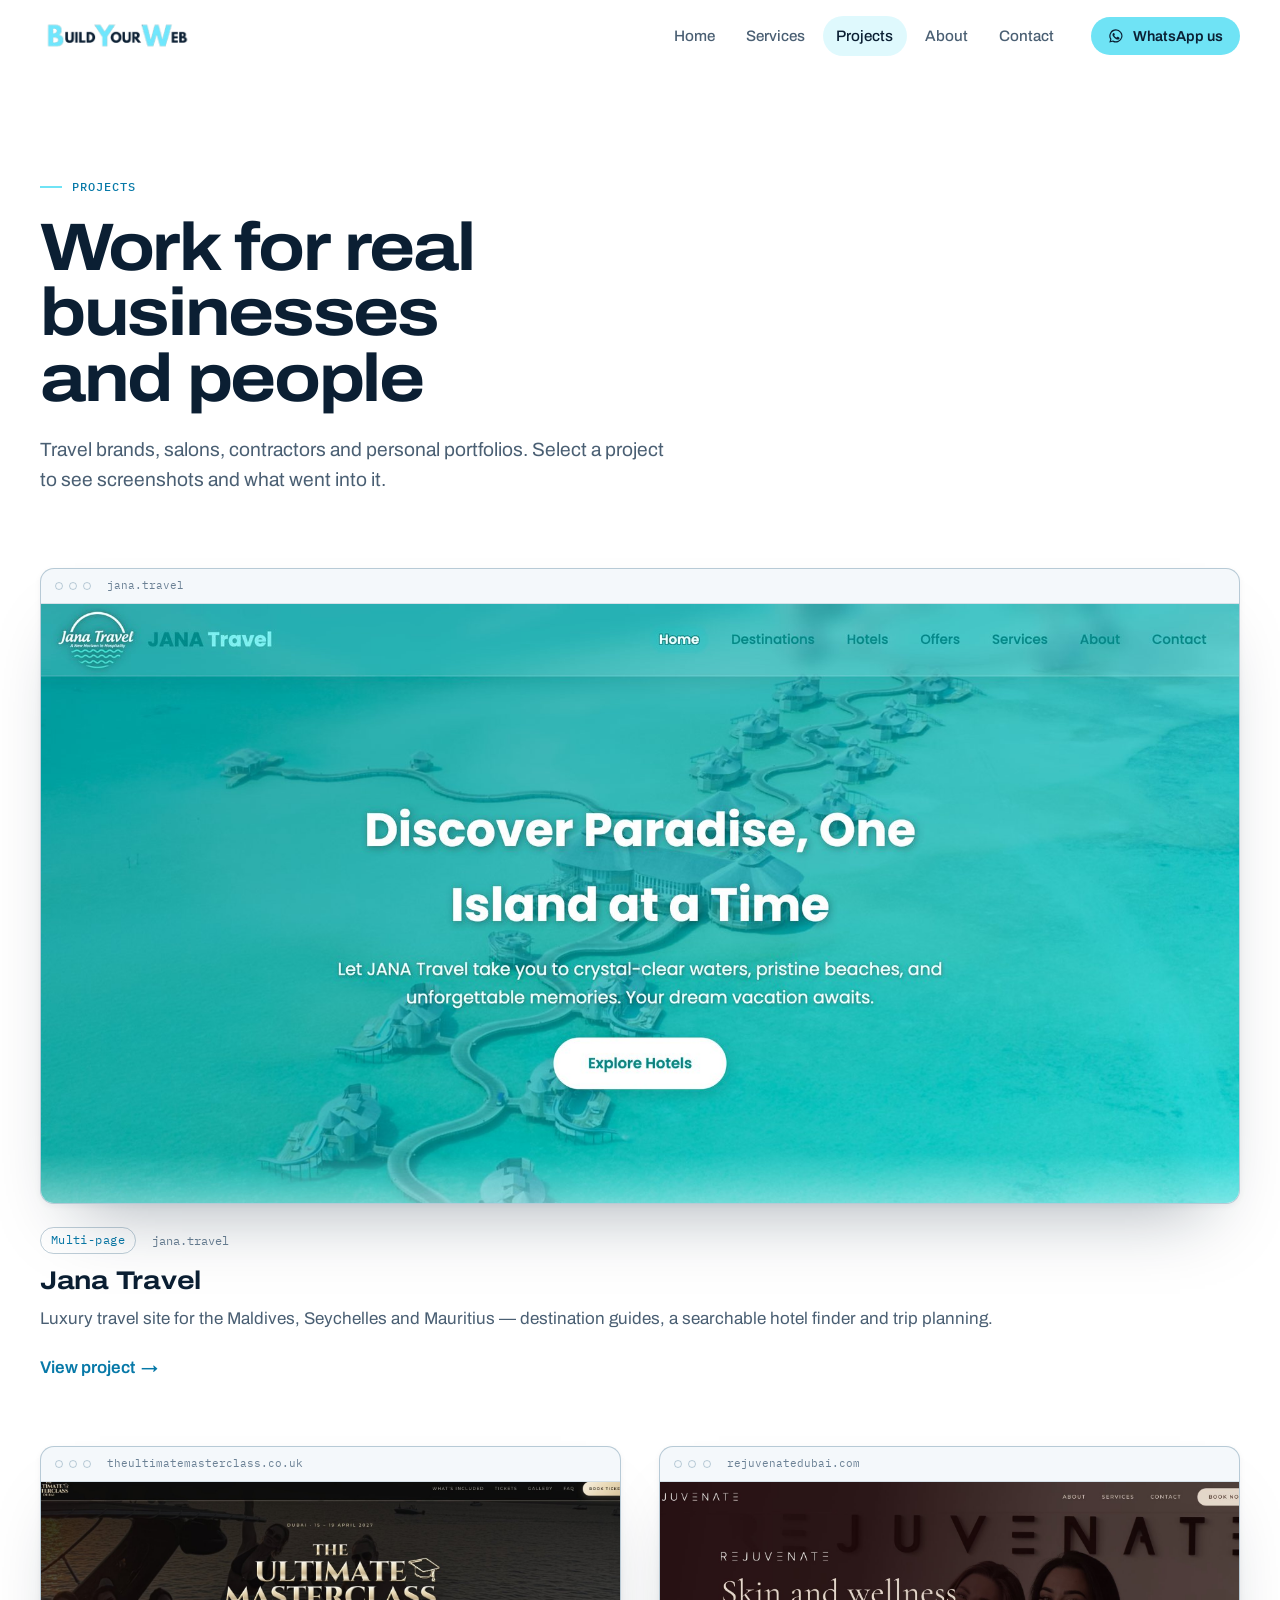
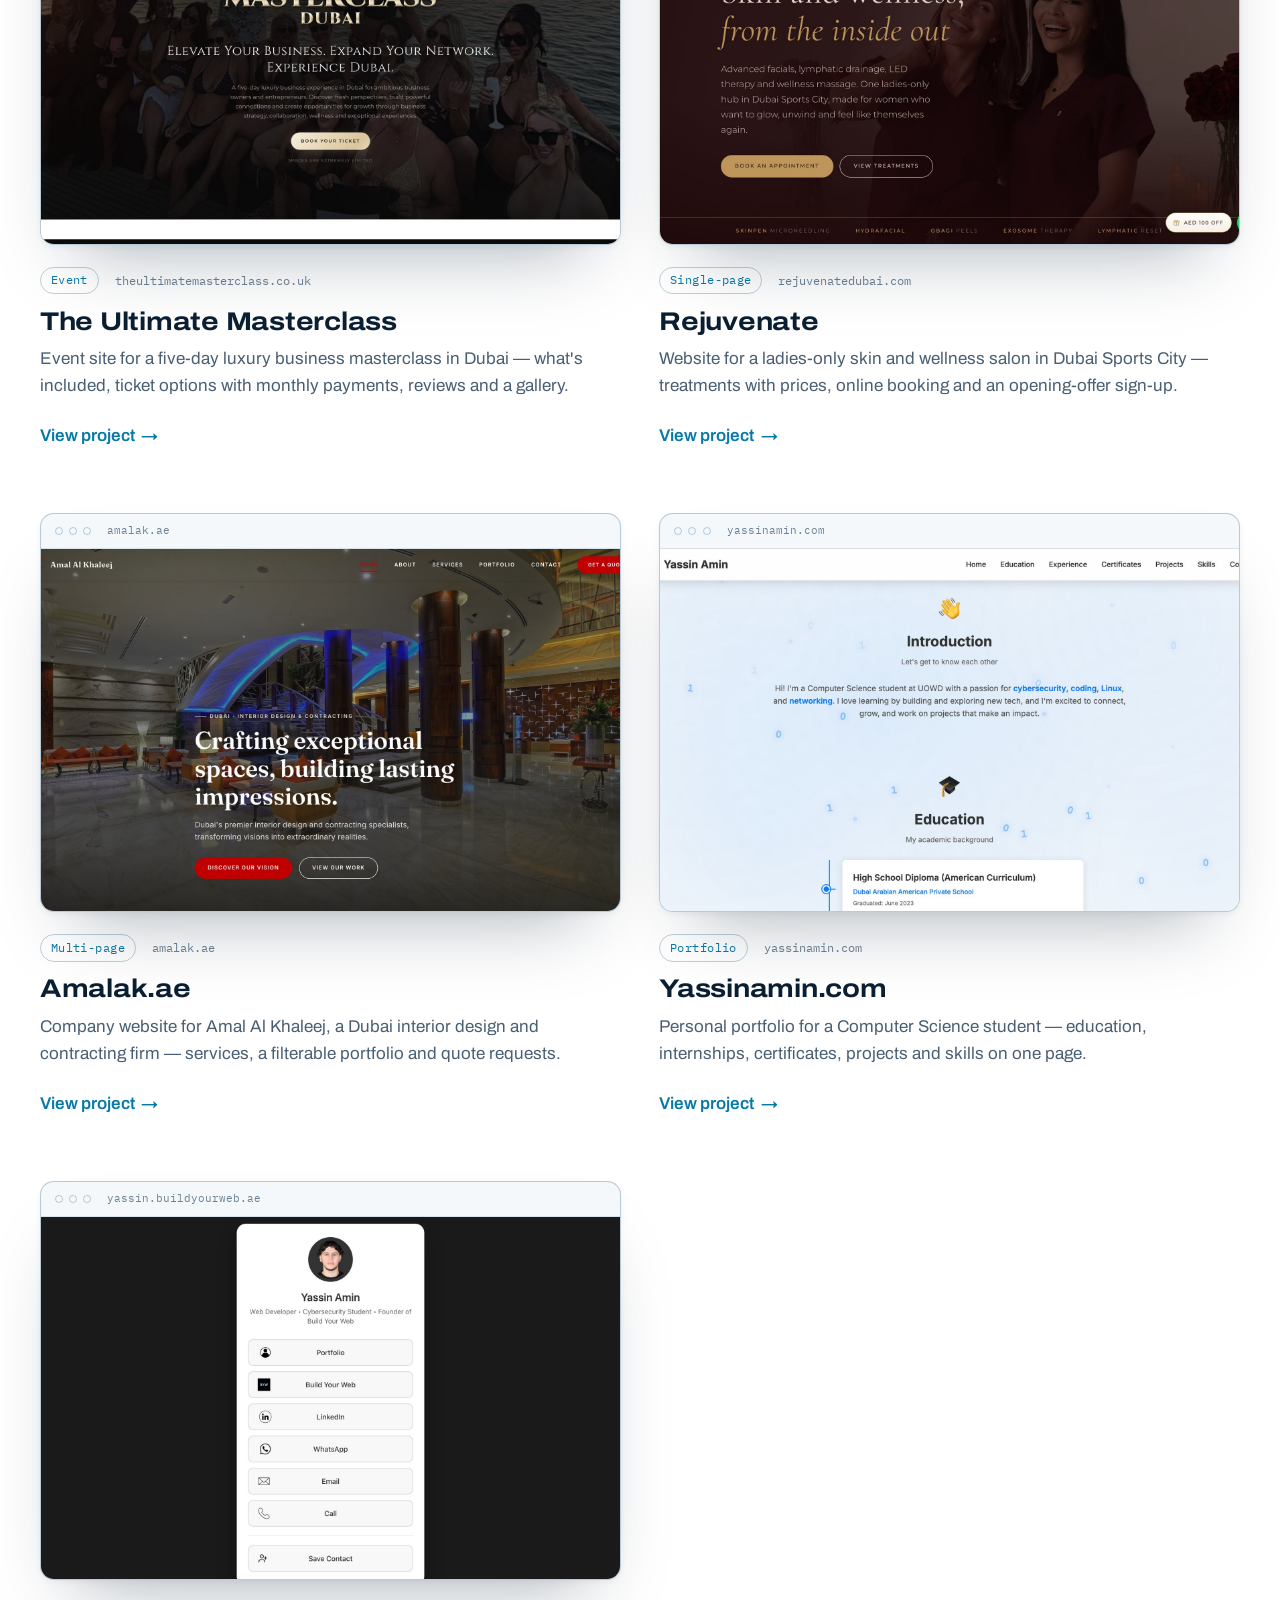
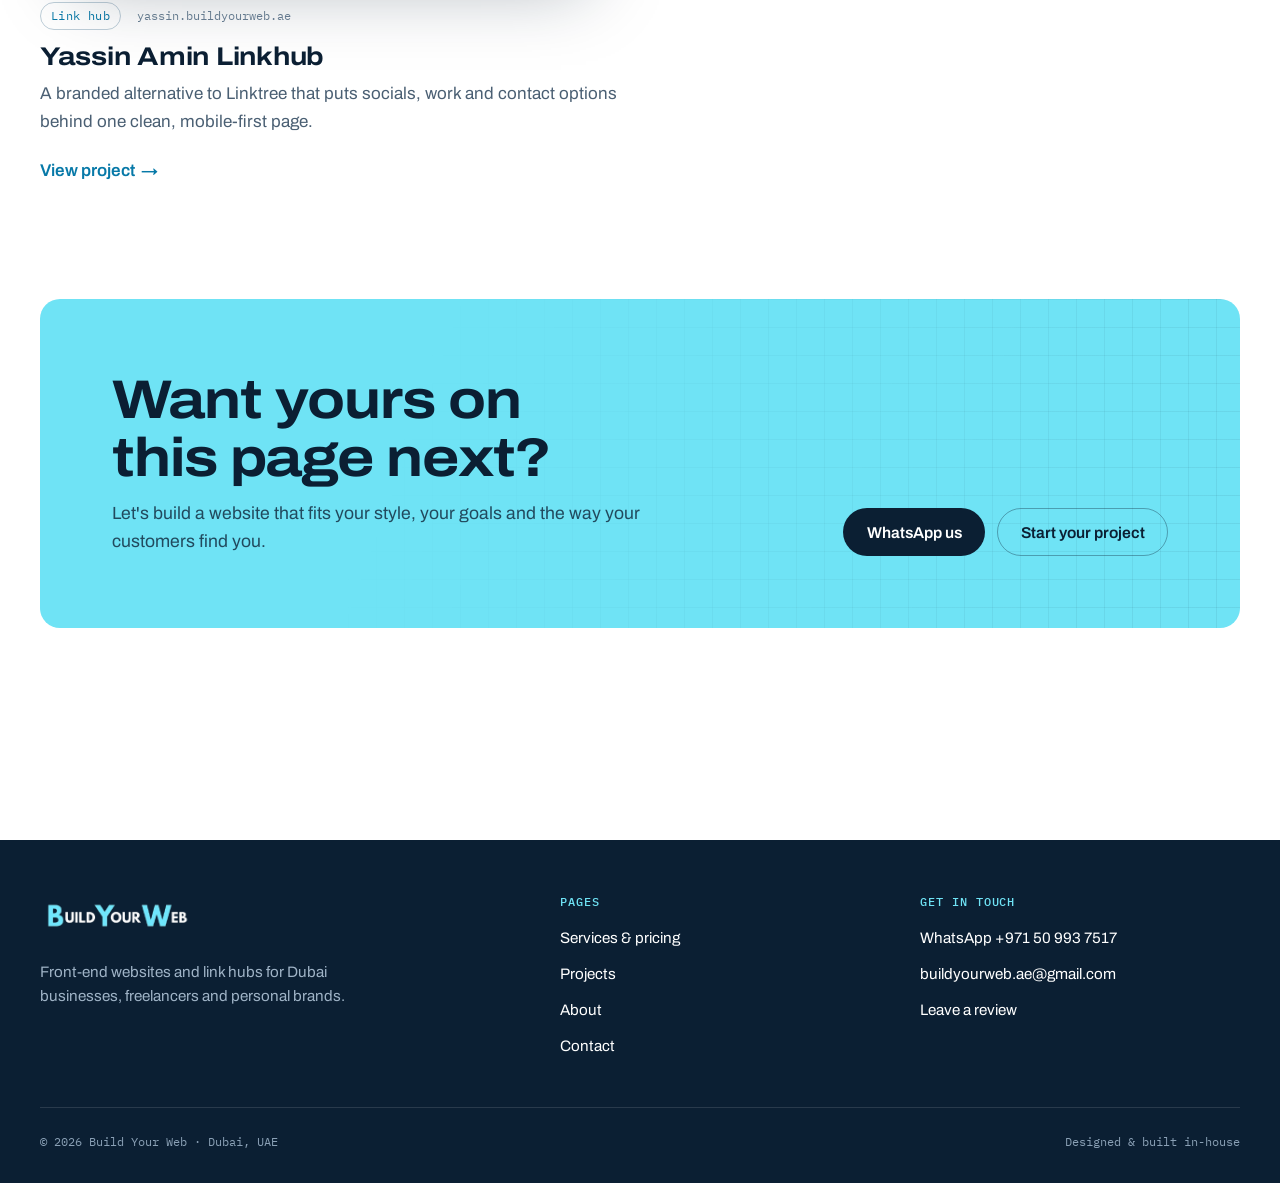
<file: projects/index.html>
<!DOCTYPE html>
<html lang="en">
  <head>
    <meta charset="UTF-8" />
    <meta name="viewport" content="width=device-width, initial-scale=1.0" />
    <title>Projects & Portfolio | Build Your Web (BYW)</title>
    <meta
      name="description"
      content="See our work — multi-page business websites, portfolios, landing pages, and custom link hub pages built for Dubai-based clients."
    />
    <meta
      name="keywords"
      content="web design portfolio Dubai, website design examples UAE, travel website design, salon website design Dubai, interior design company website, multi-page website examples, personal portfolio website design, link hub design example, single-page website design, business website design case studies, Dubai web design agency, affordable web design"
    />
    <meta name="theme-color" content="#08182b" />
    <link rel="canonical" href="https://www.buildyourweb.ae/projects/" />

    <!-- Favicon -->
    <link rel="icon" type="image/png" href="../assets/Logo/favicon.png?v=7" />
    <link rel="apple-touch-icon" href="../assets/Logo/favicon.png?v=7" />

    <!-- Open Graph -->
    <meta property="og:type" content="website" />
    <meta property="og:url" content="https://www.buildyourweb.ae/projects/" />
    <meta property="og:title" content="Projects & Portfolio | Build Your Web (BYW)" />
    <meta
      property="og:description"
      content="See our work — multi-page business websites, portfolios, landing pages, and custom link hub pages built for Dubai-based clients."
    />
    <meta
      property="og:image"
      content="https://www.buildyourweb.ae/assets/Logo/favicon.png?v=7"
    />
    <meta property="og:image:width" content="1307" />
    <meta property="og:image:height" content="1279" />
    <meta property="og:site_name" content="Build Your Web (BYW)" />
    <meta property="og:locale" content="en_US" />

    <!-- Twitter Card -->
    <meta name="twitter:card" content="summary_large_image" />
    <meta name="twitter:url" content="https://www.buildyourweb.ae/projects/" />
    <meta name="twitter:title" content="Projects & Portfolio | Build Your Web (BYW)" />
    <meta
      name="twitter:description"
      content="See our work — multi-page business websites, portfolios, landing pages, and custom link hub pages built for Dubai-based clients."
    />
    <meta
      name="twitter:image"
      content="https://www.buildyourweb.ae/assets/Logo/favicon.png?v=7"
    />
    <link rel="preconnect" href="https://fonts.googleapis.com" />
    <link rel="preconnect" href="https://fonts.gstatic.com" crossorigin />
    <link href="https://fonts.googleapis.com/css2?family=Archivo:wdth,wght@62..125,400..800&family=IBM+Plex+Mono:wght@400;500&display=swap" rel="stylesheet" />
    <link rel="stylesheet" href="../assets/css/style.css?v=216" />
  </head>
  <body data-page="projects">
    <a class="skip-link" href="#main">Skip to content</a>
    <header class="site-header">
      <div class="container nav-wrap">
        <a class="logo" href="../" aria-label="Build Your Web home">
          <img src="../assets/Logo/BYW%20Logo%20Dark.png?v=2" alt="Build Your Web" width="328" height="86" decoding="async" />
        </a>
        <button class="menu-toggle" aria-expanded="false" aria-controls="site-nav" aria-label="Open menu"><span></span><span></span></button>
        <ul class="nav-links" id="site-nav">
          <li><a href="../" data-page-link="home">Home</a></li>
          <li><a href="../services/" data-page-link="services">Services</a></li>
          <li><a href="../projects/" data-page-link="projects">Projects</a></li>
          <li><a href="../about/" data-page-link="about">About</a></li>
          <li><a href="../contact/" data-page-link="contact">Contact</a></li>
          <li class="nav-links-cta"><a href="https://wa.me/message/2WZRG66PRXP6H1" target="_blank" rel="noopener noreferrer">WhatsApp us</a></li>
        </ul>
        <a class="btn btn-primary btn-sm nav-cta" href="https://wa.me/message/2WZRG66PRXP6H1" target="_blank" rel="noopener noreferrer"><svg viewBox="0 0 24 24" fill="currentColor" aria-hidden="true"><path d="M12 2a10 10 0 0 0-8.6 15.1L2 22l5-1.3A10 10 0 1 0 12 2Zm0 18.2a8.2 8.2 0 0 1-4.2-1.2l-.3-.2-3 .8.8-2.9-.2-.3A8.2 8.2 0 1 1 12 20.2Zm4.5-6.1c-.2-.1-1.5-.7-1.7-.8-.2-.1-.4-.1-.6.1l-.8 1c-.1.2-.3.2-.5.1a6.7 6.7 0 0 1-3.3-2.9c-.2-.4.2-.4.7-1.3.1-.2 0-.3 0-.4l-.8-1.8c-.2-.5-.4-.4-.6-.4h-.5a1 1 0 0 0-.7.3 3 3 0 0 0-.9 2.2 5.2 5.2 0 0 0 1.1 2.7 11.8 11.8 0 0 0 4.5 4c1.7.7 2.3.8 3.2.6.5-.1 1.5-.6 1.7-1.2.2-.6.2-1.1.2-1.2-.1-.1-.3-.2-.5-.3Z"/></svg>WhatsApp us</a>
      </div>
    </header>

    <main id="main">
      <section class="page-hero">
        <div class="container">
          <span class="eyebrow">Projects</span>
          <h1>Work for real businesses and people</h1>
          <p class="lead">Travel brands, salons, contractors and personal portfolios. Select a project to see screenshots and what went into it.</p>
        </div>
      </section>

      <section class="section section--tight">
        <div class="container project-grid">
          <article class="project reveal" tabindex="0" role="button" aria-label="Open project details: Jana Travel" data-modal-title="Jana Travel" data-modal-type="Multi-Page Website" data-modal-url="https://jana.travel" data-modal-description="JANA Travel is a luxury travel website for curated island holidays across the Maldives, Seychelles and Mauritius. It combines a striking homepage with destination guides, a hotel finder with filters by destination, experience and rating, featured hotels, offers and an easy way to plan a trip with the team." data-modal-points="Hero with a clear call to explore hotels|Destination pages with travel tips and best time to visit|Hotel finder with search and filters|Featured hotels and exclusive offers|Photo gallery|Contact and trip-planning options" data-modal-images="../Projects/Jana Travel/1.jpg|../Projects/Jana Travel/2.jpg|../Projects/Jana Travel/3.jpg|../Projects/Jana Travel/4.jpg">
            <div class="project-media">
              <div class="browser">
                <div class="browser-bar"><i></i><i></i><i></i><span class="browser-url">jana.travel</span></div>
                <div class="browser-view"><img src="../Projects/Jana Travel/1.jpg" alt="Jana Travel website" width="1600" height="1000" decoding="async" loading="lazy" /></div>
              </div>
            </div>
            <div class="project-body">
              <div class="project-meta"><span class="tag">Multi-page</span><span>jana.travel</span></div>
              <h3>Jana Travel</h3>
              <p>Luxury travel site for the Maldives, Seychelles and Mauritius — destination guides, a searchable hotel finder and trip planning.</p>
              <span class="text-link project-cta">View project</span>
            </div>
          </article>
          <article class="project reveal" tabindex="0" role="button" aria-label="Open project details: The Ultimate Masterclass" data-modal-title="The Ultimate Masterclass" data-modal-type="Event Website" data-modal-url="https://theultimatemasterclass.co.uk" data-modal-description="The Ultimate Masterclass is the website for a five-day luxury business masterclass and retreat in Dubai for ambitious business owners and entrepreneurs. It walks visitors through everything the ticket includes, from the business growth masterclass and welcome brunch to a desert adventure and luxury yacht party, then lets them choose a full or partner ticket and pay in full or monthly." data-modal-points="Hero with event dates and a book-your-ticket call to action|What&#x27;s-included cards for every part of the five days|Ticket options with pay-in-full and monthly payment plans|Separate partner ticket for the social events|Podcast feature, attendee reviews and photo gallery|FAQ, WhatsApp contact and terms acceptance before payment" data-modal-images="../Projects/The Ultimate Masterclass/1.jpg|../Projects/The Ultimate Masterclass/2.jpg|../Projects/The Ultimate Masterclass/3.jpg|../Projects/The Ultimate Masterclass/4.jpg">
            <div class="project-media">
              <div class="browser">
                <div class="browser-bar"><i></i><i></i><i></i><span class="browser-url">theultimatemasterclass.co.uk</span></div>
                <div class="browser-view"><img src="../Projects/The Ultimate Masterclass/1.jpg" alt="The Ultimate Masterclass website" width="1600" height="1000" decoding="async" loading="lazy" /></div>
              </div>
            </div>
            <div class="project-body">
              <div class="project-meta"><span class="tag">Event</span><span>theultimatemasterclass.co.uk</span></div>
              <h3>The Ultimate Masterclass</h3>
              <p>Event site for a five-day luxury business masterclass in Dubai — what&#x27;s included, ticket options with monthly payments, reviews and a gallery.</p>
              <span class="text-link project-cta">View project</span>
            </div>
          </article>
          <article class="project reveal" tabindex="0" role="button" aria-label="Open project details: Rejuvenate" data-modal-title="Rejuvenate" data-modal-type="Single-Page Website" data-modal-url="https://rejuvenatedubai.com" data-modal-description="Rejuvenate is the website for a ladies-only skin and wellness salon in Dubai Sports City, offering advanced facials, lymphatic drainage, LED therapy and wellness massage. The site introduces the salon&#x27;s consultation-first philosophy, lists every treatment with prices and session lengths, and makes it easy to book online, message on WhatsApp or claim a first-visit offer." data-modal-points="Hero with booking and treatment calls to action|Signature treatments overview|Full price list with session lengths|Online booking for new and existing clients|Opening-list sign-up with first-visit offer|Inside-the-salon gallery and contact page" data-modal-images="../Projects/Rejuvenate/1.jpg|../Projects/Rejuvenate/2.jpg|../Projects/Rejuvenate/3.jpg|../Projects/Rejuvenate/4.jpg">
            <div class="project-media">
              <div class="browser">
                <div class="browser-bar"><i></i><i></i><i></i><span class="browser-url">rejuvenatedubai.com</span></div>
                <div class="browser-view"><img src="../Projects/Rejuvenate/1.jpg" alt="Rejuvenate website" width="1600" height="1000" decoding="async" loading="lazy" /></div>
              </div>
            </div>
            <div class="project-body">
              <div class="project-meta"><span class="tag">Single-page</span><span>rejuvenatedubai.com</span></div>
              <h3>Rejuvenate</h3>
              <p>Website for a ladies-only skin and wellness salon in Dubai Sports City — treatments with prices, online booking and an opening-offer sign-up.</p>
              <span class="text-link project-cta">View project</span>
            </div>
          </article>
          <article class="project reveal" tabindex="0" role="button" aria-label="Open project details: Amalak.ae" data-modal-title="Amalak.ae" data-modal-type="Multi-Page Website" data-modal-url="https://amalak.ae" data-modal-description="Amalak.ae is the official website for Amal Al Khaleej, a Dubai-based interior design and contracting company. The site presents the company&#x27;s services in detail, showcases residential, commercial and hospitality projects in a filterable portfolio, highlights the brands it has worked with, and makes it easy to request a quote." data-modal-points="Home, About, Services, Portfolio and Contact pages|Detailed services: interior design, contracting, lighting, space planning, carpentry|Portfolio filtered by residential, commercial and hospitality|Trusted-by brand strip|Get-a-quote calls to action throughout" data-modal-images="../Projects/Amalak.ae/1.jpg|../Projects/Amalak.ae/2.jpg|../Projects/Amalak.ae/3.jpg|../Projects/Amalak.ae/4.jpg">
            <div class="project-media">
              <div class="browser">
                <div class="browser-bar"><i></i><i></i><i></i><span class="browser-url">amalak.ae</span></div>
                <div class="browser-view"><img src="../Projects/Amalak.ae/1.jpg" alt="Amalak.ae website" width="1600" height="1000" decoding="async" loading="lazy" /></div>
              </div>
            </div>
            <div class="project-body">
              <div class="project-meta"><span class="tag">Multi-page</span><span>amalak.ae</span></div>
              <h3>Amalak.ae</h3>
              <p>Company website for Amal Al Khaleej, a Dubai interior design and contracting firm — services, a filterable portfolio and quote requests.</p>
              <span class="text-link project-cta">View project</span>
            </div>
          </article>
          <article class="project reveal" tabindex="0" role="button" aria-label="Open project details: Yassinamin.com" data-modal-title="Yassinamin.com" data-modal-type="Personal Portfolio" data-modal-url="https://www.yassinamin.com" data-modal-description="Yassinamin.com is a personal portfolio website that presents academic background, technical interests, work experience, and selected projects in one clean, structured space — introducing a Computer Science student at the University of Wollongong in Dubai with interests in cybersecurity, coding, Linux, and networking." data-modal-points="Introduction and personal summary|Education timeline|Experience with internships and roles|Projects with live website links|Skills grouped by category|Contact form" data-modal-images="../Projects/Yassinamin.com/1.jpg|../Projects/Yassinamin.com/2.jpg|../Projects/Yassinamin.com/3.jpg|../Projects/Yassinamin.com/4.jpg">
            <div class="project-media">
              <div class="browser">
                <div class="browser-bar"><i></i><i></i><i></i><span class="browser-url">yassinamin.com</span></div>
                <div class="browser-view"><img src="../Projects/Yassinamin.com/1.jpg" alt="Yassinamin.com website" width="1600" height="1000" decoding="async" loading="lazy" /></div>
              </div>
            </div>
            <div class="project-body">
              <div class="project-meta"><span class="tag">Portfolio</span><span>yassinamin.com</span></div>
              <h3>Yassinamin.com</h3>
              <p>Personal portfolio for a Computer Science student — education, internships, certificates, projects and skills on one page.</p>
              <span class="text-link project-cta">View project</span>
            </div>
          </article>
          <article class="project reveal" tabindex="0" role="button" aria-label="Open project details: Yassin Amin Linkhub" data-modal-title="Yassin Amin Linkhub" data-modal-type="Link Hub" data-modal-url="https://yassin.buildyourweb.ae" data-modal-description="A custom link hub page that brings important links, platforms, and actions into one clean, organised space. It can be tailored to highlight social platforms, portfolio work, business links, booking pages, contact options, or promotions — all from one simple interface." data-modal-points="Custom page layout|Organised link sections|Clear call-to-action buttons|Mobile-friendly design|Branded visual presentation" data-modal-images="../Projects/Yassin Amin Linkhub/1.jpg">
            <div class="project-media">
              <div class="browser">
                <div class="browser-bar"><i></i><i></i><i></i><span class="browser-url">yassin.buildyourweb.ae</span></div>
                <div class="browser-view"><img src="../Projects/Yassin Amin Linkhub/1.jpg" alt="Yassin Amin Linkhub website" width="1600" height="1000" decoding="async" loading="lazy" /></div>
              </div>
            </div>
            <div class="project-body">
              <div class="project-meta"><span class="tag">Link hub</span><span>yassin.buildyourweb.ae</span></div>
              <h3>Yassin Amin Linkhub</h3>
              <p>A branded alternative to Linktree that puts socials, work and contact options behind one clean, mobile-first page.</p>
              <span class="text-link project-cta">View project</span>
            </div>
          </article>
        </div>
      </section>

      <section class="section section--tight">
        <div class="container">
          <div class="cta reveal">
            <div>
              <h2>Want yours on this page next?</h2>
              <p>Let's build a website that fits your style, your goals and the way your customers find you.</p>
            </div>
            <div class="cta-actions"><a href="https://wa.me/message/2WZRG66PRXP6H1" class="btn btn-primary" target="_blank" rel="noopener noreferrer">WhatsApp us</a><a href="../contact/" class="btn btn-ghost">Start your project</a></div>
          </div>
        </div>
      </section>
    </main>

    <footer class="site-footer">
      <div class="container">
        <div class="footer-grid">
          <div class="footer-brand">
            <a class="logo" href="../" aria-label="Build Your Web home">
              <img src="../assets/Logo/BYW%20Logo%20Transparent.png?v=2" alt="Build Your Web" width="328" height="86" decoding="async" loading="lazy" />
            </a>
            <p>Front-end websites and link hubs for Dubai businesses, freelancers and personal brands.</p>
          </div>
          <nav class="footer-col" aria-label="Footer">
            <h4>Pages</h4>
            <ul>
              <li><a href="../services/">Services &amp; pricing</a></li>
              <li><a href="../projects/">Projects</a></li>
              <li><a href="../about/">About</a></li>
              <li><a href="../contact/">Contact</a></li>
            </ul>
          </nav>
          <div class="footer-col">
            <h4>Get in touch</h4>
            <ul>
              <li><a href="https://wa.me/message/2WZRG66PRXP6H1" target="_blank" rel="noopener noreferrer">WhatsApp +971 50 993 7517</a></li>
              <li><a href="mailto:buildyourweb.ae@gmail.com">buildyourweb.ae@gmail.com</a></li>
              <li><a href="https://docs.google.com/forms/d/e/1FAIpQLScJII8Ozb4XBYv3jEp4G6UbHqwdYgGrli6ISf8xqpjFuV9wtA/viewform?usp=dialog" target="_blank" rel="noopener noreferrer">Leave a review</a></li>
            </ul>
          </div>
        </div>
        <div class="footer-bottom">
          <span>© <span data-year>2026</span> Build Your Web · Dubai, UAE</span>
          <span>Designed &amp; built in-house</span>
        </div>
      </div>
    </footer>

    <script src="../assets/js/main.js?v=205"></script>
  </body>
</html>
</file>
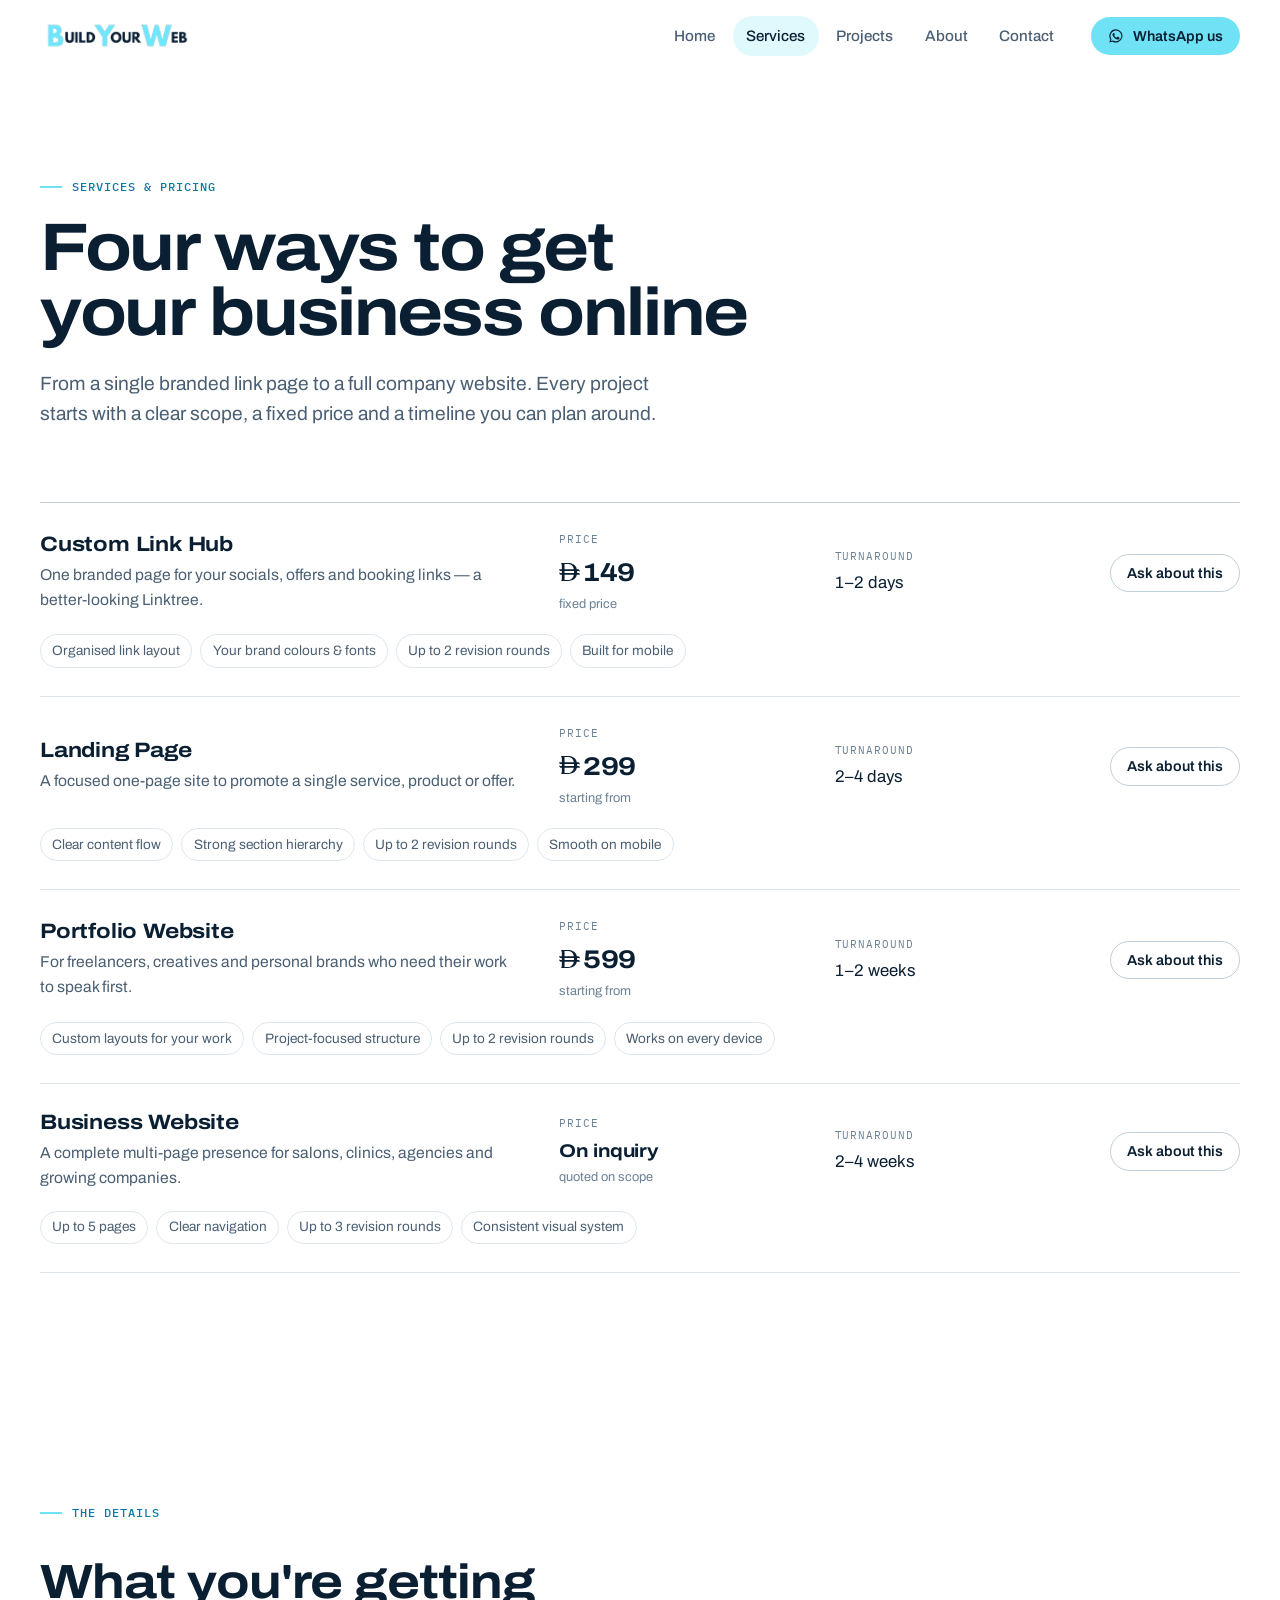
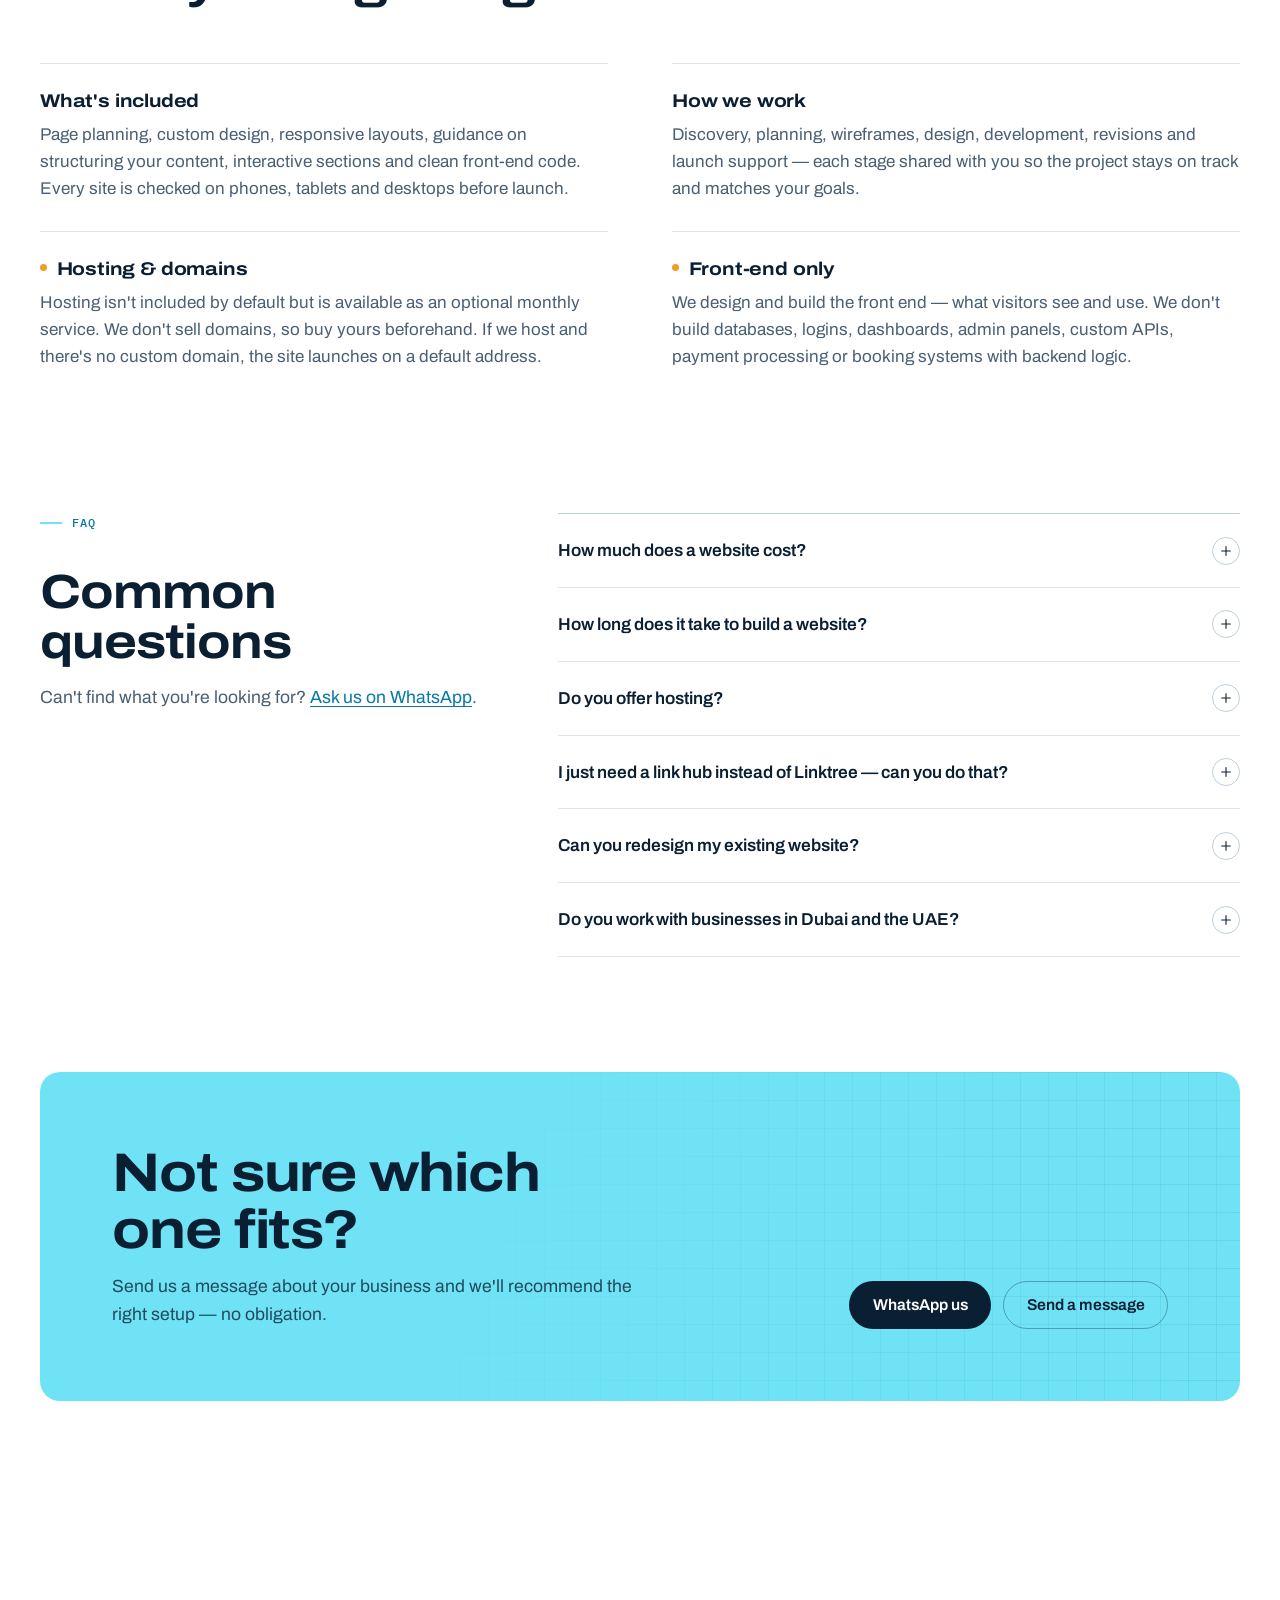
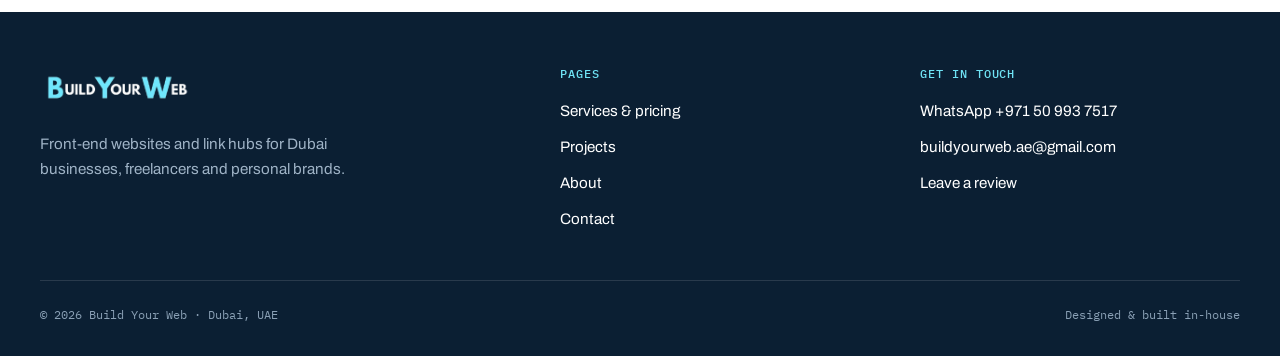
<file: services/index.html>
<!DOCTYPE html>
<html lang="en">
  <head>
    <meta charset="UTF-8" />
    <meta name="viewport" content="width=device-width, initial-scale=1.0" />
    <title>Services & Pricing | Build Your Web (BYW)</title>
    <meta
      name="description"
      content="Custom link hubs, portfolio and landing pages, and full business websites — pricing on request. Dubai-based web design by Build Your Web."
    />
    <meta
      name="keywords"
      content="web design pricing Dubai, website design packages UAE, portfolio website pricing, landing page website cost, multi-page business website Dubai, custom link hub page pricing, affordable web design UAE, front-end web development Dubai, business website design services, website design for freelancers, small business website Dubai, Dubai web design agency"
    />
    <meta name="theme-color" content="#08182b" />
    <link rel="canonical" href="https://www.buildyourweb.ae/services/" />

    <!-- Favicon -->
    <link rel="icon" type="image/png" href="../assets/Logo/favicon.png?v=7" />
    <link rel="apple-touch-icon" href="../assets/Logo/favicon.png?v=7" />

    <!-- Open Graph -->
    <meta property="og:type" content="website" />
    <meta property="og:url" content="https://www.buildyourweb.ae/services/" />
    <meta property="og:title" content="Services & Pricing | Build Your Web (BYW)" />
    <meta
      property="og:description"
      content="Custom link hubs, portfolio and landing pages, and full business websites — pricing on request. Dubai-based web design."
    />
    <meta
      property="og:image"
      content="https://www.buildyourweb.ae/assets/Logo/favicon.png?v=7"
    />
    <meta property="og:image:width" content="1307" />
    <meta property="og:image:height" content="1279" />
    <meta property="og:site_name" content="Build Your Web (BYW)" />
    <meta property="og:locale" content="en_US" />

    <!-- Twitter Card -->
    <meta name="twitter:card" content="summary_large_image" />
    <meta name="twitter:url" content="https://www.buildyourweb.ae/services/" />
    <meta name="twitter:title" content="Services & Pricing | Build Your Web (BYW)" />
    <meta
      name="twitter:description"
      content="Custom link hubs, portfolio and landing pages, and full business websites — pricing on request. Dubai-based web design."
    />
    <meta
      name="twitter:image"
      content="https://www.buildyourweb.ae/assets/Logo/favicon.png?v=7"
    />
    <link rel="preconnect" href="https://fonts.googleapis.com" />
    <link rel="preconnect" href="https://fonts.gstatic.com" crossorigin />
    <link href="https://fonts.googleapis.com/css2?family=Archivo:wdth,wght@62..125,400..800&family=IBM+Plex+Mono:wght@400;500&display=swap" rel="stylesheet" />
    <link rel="stylesheet" href="../assets/css/style.css?v=216" />
    <script type="application/ld+json">
      {
        "@context": "https://schema.org",
        "@type": "FAQPage",
        "mainEntity": [
          {
            "@type": "Question",
            "name": "How much does a website cost?",
            "acceptedAnswer": {
              "@type": "Answer",
              "text": "A custom link hub is AED 149, landing pages start at AED 299 and portfolio sites at AED 599. Multi-page business websites are quoted on scope. WhatsApp us for a quick estimate."
            }
          },
          {
            "@type": "Question",
            "name": "How long does it take to build a website?",
            "acceptedAnswer": {
              "@type": "Answer",
              "text": "A link hub takes 1–2 days, a landing page 2–4 days, a portfolio 1–2 weeks and a multi-page business website 2–4 weeks. Timelines depend on how quickly content and feedback come in."
            }
          },
          {
            "@type": "Question",
            "name": "Do you offer hosting?",
            "acceptedAnswer": {
              "@type": "Answer",
              "text": "Hosting isn't included by default but can be added as an optional monthly service. Domains aren't provided by us — if you already own one we'll deploy there; if not, we'll point you in the right direction."
            }
          },
          {
            "@type": "Question",
            "name": "I just need a link hub instead of Linktree — can you do that?",
            "acceptedAnswer": {
              "@type": "Answer",
              "text": "Yes, and it's our most popular quick project. A custom link hub is fully branded to your style and is usually ready within a couple of days."
            }
          },
          {
            "@type": "Question",
            "name": "Can you redesign my existing website?",
            "acceptedAnswer": {
              "@type": "Answer",
              "text": "Yes. If your current site looks outdated or doesn't represent your brand well, we can rebuild it from scratch or rework the visual direction. Send us the link and we'll take a look."
            }
          },
          {
            "@type": "Question",
            "name": "Do you work with businesses in Dubai and the UAE?",
            "acceptedAnswer": {
              "@type": "Answer",
              "text": "Yes — we're based in Dubai and most of our clients are Dubai businesses, freelancers and personal brands. We also work remotely with clients across the UAE and beyond."
            }
          }
        ]
      }
    </script>
  </head>
  <body data-page="services">
    <a class="skip-link" href="#main">Skip to content</a>
    <header class="site-header">
      <div class="container nav-wrap">
        <a class="logo" href="../" aria-label="Build Your Web home">
          <img src="../assets/Logo/BYW%20Logo%20Dark.png?v=2" alt="Build Your Web" width="328" height="86" decoding="async" />
        </a>
        <button class="menu-toggle" aria-expanded="false" aria-controls="site-nav" aria-label="Open menu"><span></span><span></span></button>
        <ul class="nav-links" id="site-nav">
          <li><a href="../" data-page-link="home">Home</a></li>
          <li><a href="../services/" data-page-link="services">Services</a></li>
          <li><a href="../projects/" data-page-link="projects">Projects</a></li>
          <li><a href="../about/" data-page-link="about">About</a></li>
          <li><a href="../contact/" data-page-link="contact">Contact</a></li>
          <li class="nav-links-cta"><a href="https://wa.me/message/2WZRG66PRXP6H1" target="_blank" rel="noopener noreferrer">WhatsApp us</a></li>
        </ul>
        <a class="btn btn-primary btn-sm nav-cta" href="https://wa.me/message/2WZRG66PRXP6H1" target="_blank" rel="noopener noreferrer"><svg viewBox="0 0 24 24" fill="currentColor" aria-hidden="true"><path d="M12 2a10 10 0 0 0-8.6 15.1L2 22l5-1.3A10 10 0 1 0 12 2Zm0 18.2a8.2 8.2 0 0 1-4.2-1.2l-.3-.2-3 .8.8-2.9-.2-.3A8.2 8.2 0 1 1 12 20.2Zm4.5-6.1c-.2-.1-1.5-.7-1.7-.8-.2-.1-.4-.1-.6.1l-.8 1c-.1.2-.3.2-.5.1a6.7 6.7 0 0 1-3.3-2.9c-.2-.4.2-.4.7-1.3.1-.2 0-.3 0-.4l-.8-1.8c-.2-.5-.4-.4-.6-.4h-.5a1 1 0 0 0-.7.3 3 3 0 0 0-.9 2.2 5.2 5.2 0 0 0 1.1 2.7 11.8 11.8 0 0 0 4.5 4c1.7.7 2.3.8 3.2.6.5-.1 1.5-.6 1.7-1.2.2-.6.2-1.1.2-1.2-.1-.1-.3-.2-.5-.3Z"/></svg>WhatsApp us</a>
      </div>
    </header>

    <main id="main">
      <section class="page-hero">
        <div class="container">
          <span class="eyebrow">Services &amp; pricing</span>
          <h1>Four ways to get your business online</h1>
          <p class="lead">From a single branded link page to a full company website. Every project starts with a clear scope, a fixed price and a timeline you can plan around.</p>
        </div>
      </section>

      <section class="section section--tight">
        <div class="container">
          <div class="spec">
          <div class="spec-row reveal">
            <div class="spec-name"><h3>Custom Link Hub</h3><p>One branded page for your socials, offers and booking links — a better-looking Linktree.</p></div>
            <div class="spec-price"><span class="spec-label">Price</span><strong><span class="aed" role="img" aria-label="AED"></span>149</strong><small>fixed price</small></div>
            <div class="spec-time"><span class="spec-label">Turnaround</span>1–2 days</div>
            <a class="btn btn-ghost btn-sm" href="https://wa.me/971509937517?text=Hi%2C%20I%27m%20interested%20in%20the%20Link%20Hub%20package." target="_blank" rel="noopener noreferrer" aria-label="Ask about the Custom Link Hub package on WhatsApp">Ask about this</a>
            <ul class="spec-features"><li>Organised link layout</li><li>Your brand colours & fonts</li><li>Up to 2 revision rounds</li><li>Built for mobile</li></ul>
          </div>
          <div class="spec-row reveal">
            <div class="spec-name"><h3>Landing Page</h3><p>A focused one-page site to promote a single service, product or offer.</p></div>
            <div class="spec-price"><span class="spec-label">Price</span><strong><span class="aed" role="img" aria-label="AED"></span>299</strong><small>starting from</small></div>
            <div class="spec-time"><span class="spec-label">Turnaround</span>2–4 days</div>
            <a class="btn btn-ghost btn-sm" href="https://wa.me/971509937517?text=Hi%2C%20I%27m%20interested%20in%20the%20Landing%20Page%20package." target="_blank" rel="noopener noreferrer" aria-label="Ask about the Landing Page package on WhatsApp">Ask about this</a>
            <ul class="spec-features"><li>Clear content flow</li><li>Strong section hierarchy</li><li>Up to 2 revision rounds</li><li>Smooth on mobile</li></ul>
          </div>
          <div class="spec-row reveal">
            <div class="spec-name"><h3>Portfolio Website</h3><p>For freelancers, creatives and personal brands who need their work to speak first.</p></div>
            <div class="spec-price"><span class="spec-label">Price</span><strong><span class="aed" role="img" aria-label="AED"></span>599</strong><small>starting from</small></div>
            <div class="spec-time"><span class="spec-label">Turnaround</span>1–2 weeks</div>
            <a class="btn btn-ghost btn-sm" href="https://wa.me/971509937517?text=Hi%2C%20I%27m%20interested%20in%20the%20Portfolio%20Website%20package." target="_blank" rel="noopener noreferrer" aria-label="Ask about the Portfolio Website package on WhatsApp">Ask about this</a>
            <ul class="spec-features"><li>Custom layouts for your work</li><li>Project-focused structure</li><li>Up to 2 revision rounds</li><li>Works on every device</li></ul>
          </div>
          <div class="spec-row reveal">
            <div class="spec-name"><h3>Business Website</h3><p>A complete multi-page presence for salons, clinics, agencies and growing companies.</p></div>
            <div class="spec-price spec-price--ask"><span class="spec-label">Price</span><strong>On inquiry</strong><small>quoted on scope</small></div>
            <div class="spec-time"><span class="spec-label">Turnaround</span>2–4 weeks</div>
            <a class="btn btn-ghost btn-sm" href="https://wa.me/971509937517?text=Hi%2C%20I%27m%20interested%20in%20the%20Business%20Website%20package." target="_blank" rel="noopener noreferrer" aria-label="Ask about the Business Website package on WhatsApp">Ask about this</a>
            <ul class="spec-features"><li>Up to 5 pages</li><li>Clear navigation</li><li>Up to 3 revision rounds</li><li>Consistent visual system</li></ul>
          </div>
          </div>
        </div>
      </section>

      <section class="section">
        <div class="container">
          <div class="section-head reveal">
            <span class="eyebrow">The details</span>
            <h2>What you're getting</h2>
          </div>
          <div class="notes">
            <div class="note reveal"><h3>What's included</h3><p>Page planning, custom design, responsive layouts, guidance on structuring your content, interactive sections and clean front-end code. Every site is checked on phones, tablets and desktops before launch.</p></div>
            <div class="note reveal"><h3>How we work</h3><p>Discovery, planning, wireframes, design, development, revisions and launch support — each stage shared with you so the project stays on track and matches your goals.</p></div>
            <div class="note note--warn reveal"><h3>Hosting &amp; domains</h3><p>Hosting isn't included by default but is available as an optional monthly service. We don't sell domains, so buy yours beforehand. If we host and there's no custom domain, the site launches on a default address.</p></div>
            <div class="note note--warn reveal"><h3>Front-end only</h3><p>We design and build the front end — what visitors see and use. We don't build databases, logins, dashboards, admin panels, custom APIs, payment processing or booking systems with backend logic.</p></div>
          </div>
        </div>
      </section>

      <section class="section section--tight">
        <div class="container faq">
          <div class="section-head reveal">
            <span class="eyebrow">FAQ</span>
            <h2>Common questions</h2>
            <p>Can't find what you're looking for? <a href="https://wa.me/message/2WZRG66PRXP6H1" target="_blank" rel="noopener noreferrer">Ask us on WhatsApp</a>.</p>
          </div>
          <div class="faq-list reveal">
            <div class="faq-item">
              <button class="faq-question" aria-expanded="false">How much does a website cost?<svg class="faq-icon" viewBox="0 0 24 24" fill="none" stroke="currentColor" stroke-width="1.8" stroke-linecap="round" aria-hidden="true"><path d="M12 5v14M5 12h14"/></svg></button>
              <div class="faq-answer"><div><p>A custom link hub is AED 149, landing pages start at AED 299 and portfolio sites at AED 599. Multi-page business websites are quoted on scope. <a href="https://wa.me/message/2WZRG66PRXP6H1" target="_blank" rel="noopener noreferrer">WhatsApp us</a> for a quick estimate.</p></div></div>
            </div>
            <div class="faq-item">
              <button class="faq-question" aria-expanded="false">How long does it take to build a website?<svg class="faq-icon" viewBox="0 0 24 24" fill="none" stroke="currentColor" stroke-width="1.8" stroke-linecap="round" aria-hidden="true"><path d="M12 5v14M5 12h14"/></svg></button>
              <div class="faq-answer"><div><p>A link hub takes 1–2 days, a landing page 2–4 days, a portfolio 1–2 weeks and a multi-page business website 2–4 weeks. Timelines depend on how quickly content and feedback come in.</p></div></div>
            </div>
            <div class="faq-item">
              <button class="faq-question" aria-expanded="false">Do you offer hosting?<svg class="faq-icon" viewBox="0 0 24 24" fill="none" stroke="currentColor" stroke-width="1.8" stroke-linecap="round" aria-hidden="true"><path d="M12 5v14M5 12h14"/></svg></button>
              <div class="faq-answer"><div><p>Hosting isn't included by default but can be added as an optional monthly service. Domains aren't provided by us — if you already own one we'll deploy there; if not, we'll point you in the right direction.</p></div></div>
            </div>
            <div class="faq-item">
              <button class="faq-question" aria-expanded="false">I just need a link hub instead of Linktree — can you do that?<svg class="faq-icon" viewBox="0 0 24 24" fill="none" stroke="currentColor" stroke-width="1.8" stroke-linecap="round" aria-hidden="true"><path d="M12 5v14M5 12h14"/></svg></button>
              <div class="faq-answer"><div><p>Yes, and it's our most popular quick project. A custom link hub is fully branded to your style and is usually ready within a couple of days.</p></div></div>
            </div>
            <div class="faq-item">
              <button class="faq-question" aria-expanded="false">Can you redesign my existing website?<svg class="faq-icon" viewBox="0 0 24 24" fill="none" stroke="currentColor" stroke-width="1.8" stroke-linecap="round" aria-hidden="true"><path d="M12 5v14M5 12h14"/></svg></button>
              <div class="faq-answer"><div><p>Yes. If your current site looks outdated or doesn't represent your brand well, we can rebuild it from scratch or rework the visual direction. Send us the link and we'll take a look.</p></div></div>
            </div>
            <div class="faq-item">
              <button class="faq-question" aria-expanded="false">Do you work with businesses in Dubai and the UAE?<svg class="faq-icon" viewBox="0 0 24 24" fill="none" stroke="currentColor" stroke-width="1.8" stroke-linecap="round" aria-hidden="true"><path d="M12 5v14M5 12h14"/></svg></button>
              <div class="faq-answer"><div><p>Yes — we're based in Dubai and most of our clients are Dubai businesses, freelancers and personal brands. We also work remotely with clients across the UAE and beyond.</p></div></div>
            </div>
          </div>
        </div>
      </section>

      <section class="section section--tight">
        <div class="container">
          <div class="cta reveal">
            <div>
              <h2>Not sure which one fits?</h2>
              <p>Send us a message about your business and we'll recommend the right setup — no obligation.</p>
            </div>
            <div class="cta-actions"><a href="https://wa.me/message/2WZRG66PRXP6H1" class="btn btn-primary" target="_blank" rel="noopener noreferrer">WhatsApp us</a><a href="../contact/" class="btn btn-ghost">Send a message</a></div>
          </div>
        </div>
      </section>
    </main>

    <footer class="site-footer">
      <div class="container">
        <div class="footer-grid">
          <div class="footer-brand">
            <a class="logo" href="../" aria-label="Build Your Web home">
              <img src="../assets/Logo/BYW%20Logo%20Transparent.png?v=2" alt="Build Your Web" width="328" height="86" decoding="async" loading="lazy" />
            </a>
            <p>Front-end websites and link hubs for Dubai businesses, freelancers and personal brands.</p>
          </div>
          <nav class="footer-col" aria-label="Footer">
            <h4>Pages</h4>
            <ul>
              <li><a href="../services/">Services &amp; pricing</a></li>
              <li><a href="../projects/">Projects</a></li>
              <li><a href="../about/">About</a></li>
              <li><a href="../contact/">Contact</a></li>
            </ul>
          </nav>
          <div class="footer-col">
            <h4>Get in touch</h4>
            <ul>
              <li><a href="https://wa.me/message/2WZRG66PRXP6H1" target="_blank" rel="noopener noreferrer">WhatsApp +971 50 993 7517</a></li>
              <li><a href="mailto:buildyourweb.ae@gmail.com">buildyourweb.ae@gmail.com</a></li>
              <li><a href="https://docs.google.com/forms/d/e/1FAIpQLScJII8Ozb4XBYv3jEp4G6UbHqwdYgGrli6ISf8xqpjFuV9wtA/viewform?usp=dialog" target="_blank" rel="noopener noreferrer">Leave a review</a></li>
            </ul>
          </div>
        </div>
        <div class="footer-bottom">
          <span>© <span data-year>2026</span> Build Your Web · Dubai, UAE</span>
          <span>Designed &amp; built in-house</span>
        </div>
      </div>
    </footer>

    <script src="../assets/js/main.js?v=205"></script>
  </body>
</html>
</file>
<file: assets/css/style.css>
/* ==========================================================================
   Build Your Web — "Blueprint" design system
   Deep drafting-ink background, logo cyan as the line colour, a single
   amber for annotation marks. Archivo (expanded for display) + IBM Plex Mono.
   ========================================================================== */

:root {
  /* Light theme: white paper, navy type, blueprint blue as the accent.
     Token names kept from the system: --ink = page/paper, --paper = text. */
  --ink: #ffffff;
  --ink-2: #f4f8fb;
  --ink-3: #e7f0f6;
  --line: rgba(9, 70, 110, 0.13);
  --line-strong: rgba(9, 70, 110, 0.26);
  --grid: rgba(7, 121, 168, 0.05);
  --grid-major: rgba(7, 121, 168, 0.09);
  --cyan: #0779a8;
  --cyan-deep: #055f85;
  --tint: #6fe3f5;
  --paper: #0b1f33;
  --muted: #4a5f73;
  --dim: #6b8195;
  --amber: #f0a020;
  --danger: #c92a2a;

  --font-display: "Archivo", "Helvetica Neue", Arial, sans-serif;
  --font-body: "Archivo", "Helvetica Neue", Arial, sans-serif;
  --font-mono: "IBM Plex Mono", ui-monospace, SFMono-Regular, Menlo, monospace;

  --max: 1200px;
  --gutter: clamp(1rem, 4vw, 2rem);
  --radius: 14px;
  --radius-sm: 8px;
  --ease: cubic-bezier(0.22, 1, 0.36, 1);
}

*,
*::before,
*::after {
  box-sizing: border-box;
}

html {
  background: var(--ink);
  scroll-behavior: smooth;
  -webkit-text-size-adjust: 100%;
}

body {
  margin: 0;
  min-height: 100vh;
  font-family: var(--font-body);
  font-size: 1.0625rem;
  line-height: 1.6;
  color: var(--paper);
  background: var(--ink);
  overflow-x: hidden;
  -webkit-font-smoothing: antialiased;
}

/* Blueprint grid, fixed behind everything and faded toward the bottom */
body::before {
  content: "";
  position: fixed;
  inset: 0;
  z-index: -1;
  pointer-events: none;
  background-image:
    linear-gradient(var(--grid-major) 1px, transparent 1px),
    linear-gradient(90deg, var(--grid-major) 1px, transparent 1px),
    linear-gradient(var(--grid) 1px, transparent 1px),
    linear-gradient(90deg, var(--grid) 1px, transparent 1px);
  background-size: 120px 120px, 120px 120px, 24px 24px, 24px 24px;
  background-position: -1px -1px;
  -webkit-mask-image: radial-gradient(ellipse 90% 70% at 50% 0%, #000 30%, transparent 85%);
  mask-image: radial-gradient(ellipse 90% 70% at 50% 0%, #000 30%, transparent 85%);
}

body.modal-open,
body.nav-open {
  overflow: hidden;
}

img {
  max-width: 100%;
  display: block;
}

a {
  color: var(--cyan);
  text-decoration-thickness: 1px;
  text-underline-offset: 3px;
}

a:hover {
  color: var(--paper);
}

:focus-visible {
  outline: 2px solid var(--cyan);
  outline-offset: 3px;
  border-radius: 4px;
}

h1,
h2,
h3,
h4 {
  font-family: var(--font-display);
  font-variation-settings: "wdth" 115;
  font-weight: 700;
  line-height: 1.05;
  letter-spacing: -0.02em;
  margin: 0;
  text-wrap: balance;
}

h1 {
  font-size: clamp(2.5rem, 6.2vw, 5rem);
  line-height: 0.98;
  letter-spacing: -0.035em;
}

h2 {
  font-size: clamp(1.9rem, 3.8vw, 3rem);
}

h3 {
  font-size: 1.3rem;
  letter-spacing: -0.01em;
}

p {
  margin: 0;
}

.container {
  width: 100%;
  max-width: calc(var(--max) + var(--gutter) * 2);
  margin-inline: auto;
  padding-inline: var(--gutter);
}

.skip-link {
  position: absolute;
  left: 1rem;
  top: -100px;
  z-index: 100;
  padding: 0.6rem 1rem;
  background: var(--cyan);
  color: var(--ink);
  border-radius: var(--radius-sm);
  font-weight: 600;
}

.skip-link:focus {
  top: 1rem;
}

/* ---------- Utility type ---------- */

.eyebrow {
  display: inline-flex;
  align-items: center;
  gap: 0.6rem;
  font-family: var(--font-mono);
  font-size: 0.78rem;
  font-weight: 500;
  letter-spacing: 0.08em;
  text-transform: uppercase;
  color: var(--cyan);
  margin-bottom: 1.1rem;
}

.eyebrow::before {
  content: "";
  width: 1.4rem;
  height: 2px;
  background: var(--tint);
}

.lead {
  font-size: clamp(1.08rem, 1.5vw, 1.25rem);
  color: var(--muted);
  max-width: 34rem;
}

.mono {
  font-family: var(--font-mono);
}

.aed {
  display: inline-block;
  width: 0.82em;
  height: 0.82em;
  margin-right: 0.12em;
  vertical-align: -0.04em;
  background-color: currentColor;
  -webkit-mask: url("../images/aed.svg") center / contain no-repeat;
  mask: url("../images/aed.svg") center / contain no-repeat;
}

/* ---------- Buttons ---------- */

.btn {
  display: inline-flex;
  align-items: center;
  justify-content: center;
  gap: 0.55rem;
  min-height: 3rem;
  padding: 0.75rem 1.4rem;
  border: 1px solid transparent;
  border-radius: 999px;
  font-family: var(--font-body);
  font-size: 0.98rem;
  font-weight: 600;
  line-height: 1;
  text-decoration: none;
  cursor: pointer;
  transition: background-color 0.2s ease, color 0.2s ease, border-color 0.2s ease, transform 0.2s var(--ease);
}

.btn:active {
  transform: translateY(1px);
}

.btn-primary {
  background: var(--tint);
  color: var(--paper);
}

.btn-primary:hover {
  background: var(--paper);
  color: #ffffff;
}

.btn-ghost {
  border-color: var(--line-strong);
  color: var(--paper);
  background: transparent;
}

.btn-ghost:hover {
  border-color: var(--cyan);
  color: var(--cyan);
}

.btn-sm {
  min-height: 2.4rem;
  padding: 0.55rem 1rem;
  font-size: 0.9rem;
}

.btn[disabled] {
  opacity: 0.55;
  cursor: progress;
}

.btn svg {
  width: 1.1em;
  height: 1.1em;
  flex: none;
}

.text-link {
  display: inline-flex;
  align-items: center;
  gap: 0.4rem;
  font-weight: 600;
  color: var(--cyan);
  text-decoration: none;
}

.text-link::after {
  content: "→";
  transition: transform 0.2s var(--ease);
}

.text-link:hover::after {
  transform: translateX(3px);
}

/* ---------- Header ---------- */

.site-header {
  position: sticky;
  top: 0;
  z-index: 50;
  background: rgba(255, 255, 255, 0.82);
  -webkit-backdrop-filter: blur(14px);
  backdrop-filter: blur(14px);
  border-bottom: 1px solid transparent;
  transition: border-color 0.25s ease, background-color 0.25s ease;
}

.site-header.is-scrolled {
  border-bottom-color: var(--line);
  background: rgba(255, 255, 255, 0.95);
}

.nav-wrap {
  display: flex;
  align-items: center;
  gap: 1.5rem;
  height: 4.5rem;
}

.logo {
  display: inline-flex;
  flex: none;
}

.logo img {
  height: 2.5rem;
  width: auto;
}

.nav-links {
  display: flex;
  align-items: center;
  gap: 0.25rem;
  list-style: none;
  margin: 0 0 0 auto;
  padding: 0;
}

.nav-links a {
  display: block;
  padding: 0.5rem 0.85rem;
  border-radius: 999px;
  color: var(--muted);
  font-size: 0.95rem;
  font-weight: 500;
  text-decoration: none;
  transition: color 0.2s ease, background-color 0.2s ease;
}

.nav-links a:hover {
  color: var(--paper);
}

.nav-links a.active {
  color: var(--paper);
  background: rgba(111, 227, 245, 0.22);
}

.nav-cta {
  flex: none;
}

.menu-toggle {
  display: none;
  margin-left: auto;
  width: 2.75rem;
  height: 2.75rem;
  border: 1px solid var(--line-strong);
  border-radius: 999px;
  background: transparent;
  color: var(--paper);
  cursor: pointer;
  position: relative;
}

.menu-toggle span {
  position: absolute;
  left: 50%;
  width: 1.1rem;
  height: 1.5px;
  background: currentColor;
  transform: translateX(-50%);
  transition: transform 0.25s var(--ease), top 0.25s var(--ease);
}

.menu-toggle span:first-child {
  top: calc(50% - 3px);
}

.menu-toggle span:last-child {
  top: calc(50% + 3px);
}

.menu-toggle[aria-expanded="true"] span:first-child {
  top: 50%;
  transform: translateX(-50%) rotate(45deg);
}

.menu-toggle[aria-expanded="true"] span:last-child {
  top: 50%;
  transform: translateX(-50%) rotate(-45deg);
}

@media (max-width: 860px) {
  .menu-toggle {
    display: block;
  }

  .nav-cta {
    display: none;
  }

  .nav-links {
    position: fixed;
    inset: 4.5rem 0 auto 0;
    flex-direction: column;
    align-items: stretch;
    gap: 0;
    margin: 0;
    padding: 0.75rem var(--gutter) 1.5rem;
    background: var(--ink);
    border-bottom: 1px solid var(--line);
    opacity: 0;
    visibility: hidden;
    transform: translateY(-8px);
    transition: opacity 0.22s ease, transform 0.22s var(--ease), visibility 0.22s;
  }

  body.nav-open .nav-links {
    opacity: 1;
    visibility: visible;
    transform: none;
  }

  .nav-links a {
    padding: 0.95rem 0.25rem;
    border-radius: 0;
    border-bottom: 1px solid var(--line);
    font-size: 1.15rem;
    color: var(--paper);
  }

  .nav-links a.active {
    background: none;
    color: var(--cyan);
  }

  .nav-links .nav-links-cta {
    margin-top: 1rem;
  }

  .nav-links .nav-links-cta a {
    border: 0;
    text-align: center;
    border-radius: 999px;
    background: var(--tint);
    color: var(--paper);
    font-weight: 600;
  }
}

@media (min-width: 861px) {
  .nav-links .nav-links-cta {
    display: none;
  }
}

/* ---------- Sections ---------- */

.section {
  padding-block: clamp(4rem, 9vw, 7.5rem);
}

.section--tight {
  padding-top: 0;
}

.section-head {
  display: grid;
  gap: 1rem;
  max-width: 44rem;
  margin-bottom: clamp(2.25rem, 5vw, 3.5rem);
}

.section-head p {
  color: var(--muted);
  font-size: 1.1rem;
}

.section-head--split {
  max-width: none;
  grid-template-columns: minmax(0, 1fr) auto;
  align-items: end;
  gap: 1.5rem 3rem;
}

@media (max-width: 760px) {
  .section-head--split {
    grid-template-columns: 1fr;
  }
}

/* ---------- Home hero ---------- */

.hero {
  padding-top: clamp(2.5rem, 6vw, 5rem);
  padding-bottom: clamp(3rem, 6vw, 5rem);
}

.hero-grid {
  display: grid;
  grid-template-columns: minmax(0, 1.05fr) minmax(0, 1fr);
  align-items: center;
  gap: clamp(2rem, 5vw, 4.5rem);
}

.hero-copy h1 {
  margin-bottom: 1.5rem;
  font-size: clamp(2.5rem, 5vw, 4.4rem);
  font-variation-settings: "wdth" 104;
}

.hero-copy h1 em {
  font-style: normal;
  color: var(--cyan);
}

.hero-actions {
  display: flex;
  flex-wrap: wrap;
  gap: 0.75rem;
  margin-top: 2rem;
}

.hero-facts {
  display: flex;
  flex-wrap: wrap;
  gap: 0.5rem 1.5rem;
  margin: 2.25rem 0 0;
  padding: 0;
  list-style: none;
  font-family: var(--font-mono);
  font-size: 0.8rem;
  color: var(--muted);
}

.hero-facts li {
  display: inline-flex;
  align-items: center;
  gap: 0.5rem;
}

.hero-facts li::before {
  content: "";
  width: 6px;
  height: 6px;
  border: 1px solid var(--cyan);
  transform: rotate(45deg);
}

@media (max-width: 960px) {
  .hero-grid {
    grid-template-columns: minmax(0, 1fr);
  }
}

/* ---------- Blueprint frame (hero signature) ---------- */

.blueprint {
  position: relative;
  margin: 0;
}

.browser {
  position: relative;
  border: 1px solid var(--line-strong);
  border-radius: var(--radius);
  background: var(--ink-2);
  overflow: hidden;
  box-shadow: 0 40px 70px -35px rgba(11, 31, 51, 0.35), 0 2px 6px rgba(11, 31, 51, 0.05);
}

.browser-bar {
  display: flex;
  align-items: center;
  gap: 0.4rem;
  height: 2.2rem;
  padding-inline: 0.85rem;
  border-bottom: 1px solid var(--line);
}

.browser-bar i {
  width: 8px;
  height: 8px;
  border-radius: 50%;
  border: 1px solid var(--line-strong);
}

.browser-url {
  margin-left: 0.6rem;
  font-family: var(--font-mono);
  font-size: 0.7rem;
  color: var(--dim);
  white-space: nowrap;
  overflow: hidden;
  text-overflow: ellipsis;
}

.browser-view {
  position: relative;
  aspect-ratio: 16 / 10;
  overflow: hidden;
  background: var(--ink-3);
}

.browser-view img {
  width: 100%;
  height: 100%;
  object-fit: cover;
  object-position: top center;
}

/* Wireframe layer that draws first, then gives way to the real build */
.wire {
  position: absolute;
  inset: 0;
  pointer-events: none;
}

.wire span {
  position: absolute;
  border: 1px dashed var(--cyan);
  border-radius: 3px;
  background: rgba(7, 121, 168, 0.06);
}

.blueprint .browser-view { aspect-ratio: 16 / 9; }

.wire .w-nav { left: 1%; right: 1%; top: 1%; height: 6.5%; }
.wire .w-logo { left: 14.4%; top: 18.5%; width: 16.8%; height: 4%; }
.wire .w-h1 { left: 14.4%; top: 25.5%; width: 37.8%; height: 21%; }
.wire .w-p { left: 14.4%; top: 49.5%; width: 33%; height: 21%; }
.wire .w-b1 { left: 14.4%; top: 75%; width: 17.6%; height: 6.5%; border-radius: 99px; }
.wire .w-b2 { left: 33%; top: 75%; width: 14.5%; height: 6.5%; border-radius: 99px; }

.blueprint-shot {
  opacity: 1;
}

.blueprint-caption {
  display: flex;
  justify-content: space-between;
  align-items: end;
  gap: 1rem;
  margin-top: 1.1rem;
  font-size: 0.98rem;
  font-weight: 500;
  color: var(--paper);
}

.blueprint-label {
  display: block;
  margin-bottom: 0.2rem;
  font-family: var(--font-mono);
  font-size: 0.72rem;
  font-weight: 500;
  letter-spacing: 0.08em;
  text-transform: uppercase;
  color: var(--cyan);
}

.blueprint-caption a {
  flex: none;
  font-weight: 600;
  color: var(--cyan);
}

/* Load sequence: wire draws, then the real screenshot resolves */
@media (prefers-reduced-motion: no-preference) {
  .js .blueprint .wire span {
    animation: wire-in 0.7s var(--ease) both, wire-out 0.6s ease 1.9s forwards;
  }

  .js .blueprint .wire .w-logo { animation-delay: 0.1s, 1.9s; }
  .js .blueprint .wire .w-h1 { animation-delay: 0.2s, 1.9s; }
  .js .blueprint .wire .w-p { animation-delay: 0.32s, 1.9s; }
  .js .blueprint .wire .w-b1 { animation-delay: 0.44s, 1.9s; }
  .js .blueprint .wire .w-b2 { animation-delay: 0.5s, 1.9s; }

  .js .blueprint .blueprint-shot {
    animation: shot-in 1s ease 1.2s both;
  }
}

@media (prefers-reduced-motion: reduce) {
  .wire {
    display: none;
  }
}

@keyframes wire-in {
  from { opacity: 0; transform: scale(0.96); }
  to { opacity: 1; transform: none; }
}

@keyframes wire-out {
  to { opacity: 0; }
}

@keyframes shot-in {
  from { opacity: 0; filter: saturate(0) brightness(1.4); }
  to { opacity: 1; filter: none; }
}

/* ---------- Proof strip ---------- */

.strip {
  border-block: 1px solid var(--line);
  background: var(--ink-2);
}

.strip-inner {
  display: flex;
  align-items: center;
  gap: 1rem 2.5rem;
  flex-wrap: wrap;
  padding-block: 1.25rem;
}

.strip-label {
  font-family: var(--font-mono);
  font-size: 0.74rem;
  letter-spacing: 0.08em;
  text-transform: uppercase;
  color: var(--dim);
}

.strip-list {
  display: flex;
  flex-wrap: wrap;
  gap: 0.5rem 2.25rem;
  margin: 0;
  padding: 0;
  list-style: none;
}

.strip-list li {
  font-family: var(--font-display);
  font-variation-settings: "wdth" 115;
  font-weight: 600;
  font-size: 1.05rem;
  color: var(--muted);
}

/* ---------- Spec sheet (services + pricing) ---------- */

.spec {
  border-top: 1px solid var(--line-strong);
}

.spec-row {
  display: grid;
  grid-template-columns: minmax(0, 1.6fr) minmax(0, 0.8fr) minmax(0, 0.8fr) auto;
  align-items: center;
  gap: 1rem 2rem;
  padding: 1.75rem 0;
  border-bottom: 1px solid var(--line);
  transition: background-color 0.2s ease;
}

.spec-row:hover {
  background: linear-gradient(90deg, rgba(7, 121, 168, 0.05), transparent 70%);
}

.spec-name h3 {
  margin-bottom: 0.4rem;
}

.spec-name p {
  color: var(--muted);
  font-size: 0.98rem;
  max-width: 30rem;
}

.spec-label {
  display: block;
  margin-bottom: 0.25rem;
  font-family: var(--font-mono);
  font-size: 0.7rem;
  letter-spacing: 0.08em;
  text-transform: uppercase;
  color: var(--dim);
}

.spec-price,
.spec-time {
  font-size: 1.05rem;
}

.spec-price strong {
  font-family: var(--font-display);
  font-variation-settings: "wdth" 115;
  font-size: 1.6rem;
  font-weight: 700;
  letter-spacing: -0.02em;
  color: var(--paper);
}

.spec-price small {
  display: block;
  font-size: 0.8rem;
  color: var(--dim);
}

.spec-price--ask strong {
  font-size: 1.15rem;
}

.spec-features {
  grid-column: 1 / -1;
  display: flex;
  flex-wrap: wrap;
  gap: 0.5rem;
  margin: 0.25rem 0 0;
  padding: 0;
  list-style: none;
}

.spec-features li {
  padding: 0.3rem 0.7rem;
  border: 1px solid var(--line);
  border-radius: 999px;
  font-size: 0.85rem;
  color: var(--muted);
}

.spec-foot {
  display: flex;
  flex-wrap: wrap;
  align-items: center;
  justify-content: space-between;
  gap: 1rem 2rem;
  margin-top: 2rem;
  color: var(--muted);
  font-size: 0.95rem;
}

@media (max-width: 860px) {
  .spec-row {
    grid-template-columns: 1fr 1fr;
    padding: 1.5rem 0;
  }

  .spec-name {
    grid-column: 1 / -1;
  }

  .spec-row > .btn {
    grid-column: 1 / -1;
    justify-self: start;
  }
}

/* ---------- Project showcase ---------- */

.showcase {
  display: grid;
  gap: clamp(3.5rem, 8vw, 6rem);
}

.project {
  cursor: pointer;
  outline: none;
}

.project .browser {
  transition: border-color 0.3s ease, transform 0.5s var(--ease);
}

.project .browser-view img {
  transition: transform 0.8s var(--ease);
}

.project:hover .browser,
.project:focus-visible .browser {
  border-color: var(--cyan);
}

.project:hover .browser-view img,
.project:focus-visible .browser-view img {
  transform: scale(1.025);
}

.project:focus-visible .browser {
  outline: 2px solid var(--cyan);
  outline-offset: 4px;
}

.project-meta {
  display: flex;
  flex-wrap: wrap;
  align-items: center;
  gap: 0.5rem 1rem;
  margin-bottom: 0.9rem;
  font-family: var(--font-mono);
  font-size: 0.76rem;
  color: var(--dim);
}

.tag {
  display: inline-block;
  padding: 0.22rem 0.6rem;
  border: 1px solid var(--line-strong);
  border-radius: 999px;
  font-family: var(--font-mono);
  font-size: 0.72rem;
  letter-spacing: 0.04em;
  color: var(--cyan);
}

.project-body h3 {
  font-size: clamp(1.6rem, 3vw, 2.3rem);
  margin-bottom: 0.9rem;
}

.project-body p {
  color: var(--muted);
}

.project-cta {
  margin-top: 1.4rem;
}

/* Large alternating rows (home) */
.project--feature {
  display: grid;
  grid-template-columns: minmax(0, 1.4fr) minmax(0, 1fr);
  align-items: center;
  gap: clamp(1.75rem, 4vw, 4rem);
}

.project--feature:nth-child(even) .project-media {
  order: 2;
}

@media (max-width: 860px) {
  .project--feature {
    grid-template-columns: 1fr;
  }

  .project--feature:nth-child(even) .project-media {
    order: 0;
  }
}

/* Grid of cards (projects page) */
.project-grid {
  display: grid;
  grid-template-columns: repeat(2, minmax(0, 1fr));
  gap: clamp(2.5rem, 5vw, 4rem) clamp(1.5rem, 3vw, 2.5rem);
}

.project-grid .project-body {
  padding-top: 1.4rem;
}

.project-grid .project-body h3 {
  font-size: 1.6rem;
  margin-bottom: 0.6rem;
}

.project-grid .project:first-child {
  grid-column: 1 / -1;
}

.project-grid .project:first-child .browser-view {
  aspect-ratio: 16 / 8;
}

@media (max-width: 760px) {
  .project-grid {
    grid-template-columns: 1fr;
  }

  .project-grid .project:first-child .browser-view {
    aspect-ratio: 16 / 10;
  }
}

/* ---------- Process ---------- */

.process {
  display: grid;
  grid-template-columns: repeat(3, minmax(0, 1fr));
  margin: 0;
  padding: 0;
  list-style: none;
  counter-reset: step;
  border-top: 1px solid var(--line-strong);
}

.process li {
  position: relative;
  padding: 2rem 2rem 0 0;
  counter-increment: step;
}

.process li + li {
  padding-left: 2rem;
  border-left: 1px solid var(--line);
}

.process li::before {
  content: "Step " counter(step, decimal-leading-zero);
  display: block;
  margin-bottom: 1.25rem;
  font-family: var(--font-mono);
  font-size: 0.74rem;
  letter-spacing: 0.08em;
  text-transform: uppercase;
  color: var(--cyan);
}

.process h3 {
  margin-bottom: 0.6rem;
}

.process p {
  color: var(--muted);
}

@media (max-width: 860px) {
  .process {
    grid-template-columns: 1fr;
  }

  .process li,
  .process li + li {
    padding: 1.75rem 0;
    border-left: 0;
    border-bottom: 1px solid var(--line);
  }
}

/* ---------- Feedback / metrics ---------- */

.feedback {
  display: grid;
  grid-template-columns: minmax(0, 1fr) minmax(0, 1.3fr);
  gap: 2rem 4rem;
  align-items: center;
  padding: clamp(2rem, 4vw, 3rem);
  border: 1px solid var(--line);
  border-radius: var(--radius);
  background: linear-gradient(140deg, var(--ink-3), var(--ink-2));
}

.feedback h2 {
  font-size: clamp(1.6rem, 3vw, 2.2rem);
  margin-bottom: 0.75rem;
}

.feedback p {
  color: var(--muted);
}

.metrics {
  display: grid;
  grid-template-columns: repeat(3, minmax(0, 1fr));
  gap: 1rem;
}

.metric {
  padding-left: 1rem;
  border-left: 1px solid var(--line-strong);
}

.metric .num {
  display: block;
  font-family: var(--font-display);
  font-variation-settings: "wdth" 120;
  font-weight: 700;
  font-size: clamp(2rem, 4vw, 3rem);
  letter-spacing: -0.03em;
  line-height: 1.1;
  color: var(--paper);
  font-variant-numeric: tabular-nums;
}

.metric .label {
  display: block;
  margin-top: 0.3rem;
  font-family: var(--font-mono);
  font-size: 0.72rem;
  letter-spacing: 0.04em;
  color: var(--dim);
}

.metric-note {
  grid-column: 1 / -1;
  margin-top: 0.5rem;
  font-family: var(--font-mono);
  font-size: 0.75rem;
  color: var(--dim);
}

@media (max-width: 860px) {
  .feedback {
    grid-template-columns: 1fr;
  }
}

@media (max-width: 460px) {
  .metric {
    padding-left: 0.7rem;
  }

  .metric .label {
    font-size: 0.66rem;
  }
}

/* ---------- Feature list (two-column notes) ---------- */

.notes {
  display: grid;
  grid-template-columns: repeat(2, minmax(0, 1fr));
  gap: 0 clamp(2rem, 5vw, 4rem);
}

.note {
  padding: 1.75rem 0;
  border-top: 1px solid var(--line);
}

.note h3 {
  margin-bottom: 0.6rem;
  font-size: 1.15rem;
}

.note p {
  color: var(--muted);
}

.note--warn h3::before {
  content: "";
  display: inline-block;
  width: 7px;
  height: 7px;
  margin-right: 0.6rem;
  vertical-align: 0.18em;
  border-radius: 50%;
  background: var(--amber);
}

@media (max-width: 760px) {
  .notes {
    grid-template-columns: 1fr;
  }
}

/* ---------- Page hero (inner pages) ---------- */

.page-hero {
  padding-top: clamp(3rem, 8vw, 6rem);
  padding-bottom: clamp(2.5rem, 6vw, 4.5rem);
}

.page-hero h1 {
  font-size: clamp(2.3rem, 5.4vw, 4.2rem);
  max-width: 16ch;
  margin-bottom: 1.4rem;
}

.page-hero .lead {
  max-width: 40rem;
}

.page-hero-grid {
  display: grid;
  grid-template-columns: minmax(0, 1.1fr) minmax(0, 0.9fr);
  align-items: end;
  gap: 2.5rem clamp(2rem, 5vw, 4rem);
}

.page-hero-grid .browser {
  margin-bottom: 0.5rem;
}

@media (max-width: 900px) {
  .page-hero-grid {
    grid-template-columns: 1fr;
  }
}

/* ---------- About ---------- */

.statement {
  display: grid;
  grid-template-columns: minmax(0, 1.2fr) minmax(0, 0.8fr);
  align-items: end;
  gap: 1.25rem clamp(2rem, 5vw, 4rem);
  padding-top: clamp(2rem, 4vw, 3rem);
  border-top: 1px solid var(--line-strong);
}

.statement h2 {
  font-size: clamp(1.6rem, 3vw, 2.4rem);
  line-height: 1.12;
}

.statement p {
  font-size: clamp(1rem, 1.4vw, 1.15rem);
  color: var(--muted);
  max-width: 30rem;
}

@media (max-width: 860px) {
  .statement {
    grid-template-columns: 1fr;
  }
}

.values {
  display: grid;
  grid-template-columns: repeat(3, minmax(0, 1fr));
  gap: 0 clamp(1.5rem, 4vw, 3rem);
}

@media (max-width: 860px) {
  .values {
    grid-template-columns: 1fr;
  }
}

/* ---------- FAQ ---------- */

.faq {
  display: grid;
  grid-template-columns: minmax(0, 0.8fr) minmax(0, 1.2fr);
  gap: 2rem clamp(2rem, 5vw, 5rem);
  align-items: start;
}

.faq .section-head {
  position: sticky;
  top: 6.5rem;
  margin-bottom: 0;
}

.faq-list {
  border-top: 1px solid var(--line-strong);
}

.faq-item {
  border-bottom: 1px solid var(--line);
}

.faq-question {
  display: flex;
  width: 100%;
  align-items: center;
  justify-content: space-between;
  gap: 1.5rem;
  padding: 1.4rem 0;
  border: 0;
  background: none;
  color: var(--paper);
  font-family: var(--font-body);
  font-size: 1.08rem;
  font-weight: 600;
  text-align: left;
  cursor: pointer;
}

.faq-question:hover {
  color: var(--cyan);
}

.faq-icon {
  flex: none;
  width: 1.75rem;
  height: 1.75rem;
  padding: 0.35rem;
  border: 1px solid var(--line-strong);
  border-radius: 50%;
  transition: transform 0.3s var(--ease);
}

.faq-item.open .faq-icon {
  transform: rotate(45deg);
  border-color: var(--cyan);
  color: var(--cyan);
}

.faq-answer {
  display: grid;
  grid-template-rows: 0fr;
  transition: grid-template-rows 0.35s var(--ease);
}

.faq-answer > div {
  overflow: hidden;
}

.faq-answer p {
  padding-bottom: 1.4rem;
  color: var(--muted);
  max-width: 40rem;
}

.faq-item.open .faq-answer {
  grid-template-rows: 1fr;
}

@media (max-width: 860px) {
  .faq {
    grid-template-columns: 1fr;
  }

  .faq .section-head {
    position: static;
  }
}

/* ---------- CTA band ---------- */

.cta {
  position: relative;
  overflow: hidden;
  display: grid;
  grid-template-columns: minmax(0, 1fr) auto;
  align-items: end;
  gap: 2rem 3rem;
  padding: clamp(2.25rem, 6vw, 4.5rem);
  border-radius: calc(var(--radius) + 6px);
  background: var(--tint);
  color: var(--paper);
}

/* faint grid printed on the cyan sheet */
.cta::before {
  content: "";
  position: absolute;
  inset: 0;
  pointer-events: none;
  background-image:
    linear-gradient(rgba(11, 31, 51, 0.07) 1px, transparent 1px),
    linear-gradient(90deg, rgba(11, 31, 51, 0.07) 1px, transparent 1px);
  background-size: 28px 28px;
  -webkit-mask-image: linear-gradient(110deg, transparent 30%, #000);
  mask-image: linear-gradient(110deg, transparent 30%, #000);
}

.cta > * {
  position: relative;
}

.cta h2 {
  font-size: clamp(2rem, 4.4vw, 3.4rem);
  max-width: 16ch;
  margin-bottom: 0.9rem;
}

.cta p {
  max-width: 34rem;
  font-size: 1.1rem;
  color: rgba(11, 31, 51, 0.78);
}

.cta-actions {
  display: flex;
  flex-wrap: wrap;
  gap: 0.75rem;
}

.cta .btn-primary {
  background: var(--paper);
  color: #ffffff;
}

.cta .btn-primary:hover {
  background: #ffffff;
  color: var(--paper);
}

.cta .btn-ghost {
  border-color: rgba(11, 31, 51, 0.35);
  color: var(--paper);
}

.cta .btn-ghost:hover {
  border-color: var(--paper);
  color: var(--paper);
}

.cta a:not(.btn) {
  color: var(--paper);
}

.cta :focus-visible {
  outline-color: var(--paper);
}

@media (max-width: 760px) {
  .cta {
    grid-template-columns: 1fr;
    align-items: start;
  }
}

/* ---------- Footer ---------- */

.site-footer {
  margin-top: clamp(4rem, 8vw, 6rem);
  padding-block: 3.5rem 2rem;
  border-top: 1px solid var(--line);
  background: var(--ink-2);
}

.footer-grid {
  display: grid;
  grid-template-columns: minmax(0, 1.5fr) repeat(2, minmax(0, 1fr));
  gap: 2.5rem;
}

.footer-brand p {
  margin-top: 1rem;
  max-width: 22rem;
  color: var(--muted);
  font-size: 0.95rem;
}

.footer-col h4 {
  margin-bottom: 1rem;
  font-family: var(--font-mono);
  font-variation-settings: normal;
  font-size: 0.74rem;
  font-weight: 500;
  letter-spacing: 0.08em;
  text-transform: uppercase;
  color: var(--dim);
}

.footer-col ul {
  display: grid;
  gap: 0.55rem;
  margin: 0;
  padding: 0;
  list-style: none;
}

.footer-col a {
  color: var(--paper);
  text-decoration: none;
  font-size: 0.95rem;
}

.footer-col a:hover {
  color: var(--cyan);
}

.footer-bottom {
  display: flex;
  flex-wrap: wrap;
  justify-content: space-between;
  gap: 0.5rem 2rem;
  margin-top: 3rem;
  padding-top: 1.5rem;
  border-top: 1px solid var(--line);
  font-family: var(--font-mono);
  font-size: 0.75rem;
  color: var(--dim);
}

@media (max-width: 760px) {
  .footer-grid {
    grid-template-columns: 1fr 1fr;
  }

  .footer-brand {
    grid-column: 1 / -1;
  }
}

/* ---------- Contact ---------- */

.contact-grid {
  display: grid;
  grid-template-columns: minmax(0, 1.35fr) minmax(0, 0.85fr);
  gap: clamp(2rem, 5vw, 4rem);
  align-items: start;
}

#contact-form {
  display: grid;
  grid-template-columns: repeat(2, minmax(0, 1fr));
  gap: 1.25rem 1.25rem;
  padding: clamp(1.5rem, 4vw, 2.5rem);
  border: 1px solid var(--line);
  border-radius: var(--radius);
  background: var(--ink);
  box-shadow: 0 24px 50px -30px rgba(11, 31, 51, 0.25);
}

.field {
  display: grid;
  gap: 0.45rem;
  min-width: 0;
}

.field--full {
  grid-column: 1 / -1;
}

.field label {
  font-size: 0.9rem;
  font-weight: 500;
  color: var(--paper);
}

.field label .req {
  color: #c2410c;
}

input,
select,
textarea {
  width: 100%;
  min-height: 3rem;
  padding: 0.75rem 0.95rem;
  border: 1px solid var(--line-strong);
  border-radius: var(--radius-sm);
  background: var(--ink);
  color: var(--paper);
  font: inherit;
  font-size: 1rem;
  transition: border-color 0.2s ease, box-shadow 0.2s ease;
}

select {
  appearance: none;
  padding-right: 2.5rem;
  background-image: url("data:image/svg+xml,%3Csvg xmlns='http://www.w3.org/2000/svg' width='12' height='8' fill='none' stroke='%230779a8' stroke-width='1.6'%3E%3Cpath d='M1 1.5l5 5 5-5'/%3E%3C/svg%3E");
  background-repeat: no-repeat;
  background-position: right 1rem center;
}

select:invalid {
  color: var(--dim);
}

select option {
  color: var(--paper);
  background: var(--ink-2);
}

input::placeholder,
textarea::placeholder {
  color: var(--dim);
}

input:focus,
select:focus,
textarea:focus {
  outline: none;
  border-color: var(--cyan);
  box-shadow: 0 0 0 3px rgba(7, 121, 168, 0.15);
}

textarea {
  min-height: 130px;
  resize: none;
  overflow-y: hidden;
}

.field.has-error input,
.field.has-error select,
.field.has-error textarea {
  border-color: var(--danger);
}

.checkbox-label {
  display: flex !important;
  align-items: flex-start;
  gap: 0.7rem;
  font-weight: 400 !important;
  color: var(--muted) !important;
  cursor: pointer;
}

.checkbox-label input {
  width: 1.15rem;
  height: 1.15rem;
  min-height: 0;
  margin: 0.2rem 0 0;
  padding: 0;
  flex: none;
  accent-color: var(--cyan);
}

.form-actions {
  grid-column: 1 / -1;
  display: flex;
  flex-wrap: wrap;
  align-items: center;
  gap: 1rem;
}

.status {
  color: var(--muted);
  font-size: 0.9rem;
}

.status:empty {
  display: none;
}

.status.error {
  color: var(--danger);
}

.status.success {
  color: #1a7f4b;
}

.contact-side {
  display: grid;
  gap: 1.25rem;
}

.contact-card {
  padding: 1.75rem;
  border: 1px solid var(--line);
  border-radius: var(--radius);
  background: var(--ink-2);
}

.contact-card h3 {
  margin-bottom: 1.25rem;
}

.contact-row {
  display: grid;
  gap: 0.15rem;
  padding: 0.85rem 0;
  border-top: 1px solid var(--line);
}

.contact-row a,
.contact-row span:last-child {
  color: var(--paper);
  text-decoration: none;
  word-break: break-word;
}

.contact-row a:hover {
  color: var(--cyan);
}

.contact-map-canvas {
  position: relative;
  aspect-ratio: 4 / 3;
  overflow: hidden;
  border: 1px solid var(--line);
  border-radius: var(--radius);
  background: var(--ink-2);
}

.contact-map-canvas > iframe,
.contact-map-canvas > div {
  position: absolute;
  inset: 0;
  width: 100%;
  height: 100%;
  border: 0;
}

.contact-map-canvas > iframe {
  filter: saturate(0.85);
}

.contact-map-fallback {
  position: absolute;
  inset: 0;
  display: grid;
  place-items: center;
  font-family: var(--font-mono);
  font-size: 0.8rem;
  color: var(--dim);
}

@media (max-width: 900px) {
  .contact-grid {
    grid-template-columns: 1fr;
  }
}

@media (max-width: 560px) {
  #contact-form {
    grid-template-columns: 1fr;
  }
}

/* intl-tel-input, themed */
.iti {
  width: 100%;
  min-width: 0;
  position: relative;
  z-index: 3;
}

.iti__tel-input {
  width: 100%;
  font-variant-numeric: tabular-nums;
}

.iti--separate-dial-code .iti__tel-input {
  padding-left: var(--phone-input-offset, 8.6rem);
}

.iti__country-container .iti__selected-country {
  background: var(--ink-2);
  border-right: 1px solid var(--line-strong);
  border-radius: var(--radius-sm) 0 0 var(--radius-sm);
  min-width: 6.2rem;
}

.iti__country-container .iti__selected-country:hover {
  background: var(--ink-3);
}

.iti__selected-dial-code,
.iti__arrow {
  color: var(--paper);
}

.iti__country-list {
  width: 100%;
  max-height: 10rem;
  overflow-x: hidden;
  background: var(--ink-2);
  border: 0;
  color: var(--paper);
}

.iti__country:hover,
.iti__country.iti__highlight {
  background-color: rgba(7, 121, 168, 0.1);
}

.iti__dropdown-content {
  top: calc(100% + 0.45rem);
  left: 0;
  right: auto;
  width: min(14rem, calc(100vw - 2.5rem)) !important;
  border: 1px solid var(--line-strong);
  border-radius: var(--radius-sm);
  overflow: hidden;
  box-shadow: 0 18px 30px rgba(11, 31, 51, 0.15);
  background: var(--ink-2);
}

.iti__search-input-wrapper,
.iti__search-input {
  display: none;
}

/* Inquiry toast */
.inquiry-toast-overlay {
  position: fixed;
  left: 50%;
  bottom: 1.5rem;
  z-index: 200;
  transform: translateX(-50%);
  width: min(30rem, calc(100vw - 2rem));
  pointer-events: none;
  opacity: 0;
  transition: opacity 0.25s ease;
}

.inquiry-toast {
  padding: 1rem 1.25rem;
  border-radius: var(--radius-sm);
  background: var(--paper);
  color: var(--ink);
  font-weight: 500;
  box-shadow: 0 20px 40px rgba(11, 31, 51, 0.3);
  transform: translateY(10px);
  transition: transform 0.3s var(--ease);
}

.inquiry-toast-overlay.is-visible {
  opacity: 1;
}

.inquiry-toast-overlay.is-visible .inquiry-toast {
  transform: none;
}

/* ---------- Project modal ---------- */

.modal-overlay {
  position: fixed;
  inset: 0;
  z-index: 100;
  display: grid;
  place-items: center;
  padding: clamp(0.75rem, 3vw, 2rem);
  background: rgba(11, 31, 51, 0.55);
  -webkit-backdrop-filter: blur(6px);
  backdrop-filter: blur(6px);
  opacity: 0;
  transition: opacity 0.25s ease;
}

.modal-overlay[hidden] {
  display: none;
}

.modal-overlay.is-open {
  opacity: 1;
}

.modal {
  position: relative;
  width: min(68rem, 100%);
  max-height: calc(100vh - 2rem);
  max-height: calc(100dvh - 2rem);
  overflow-y: auto;
  border: 1px solid var(--line-strong);
  border-radius: calc(var(--radius) + 4px);
  background: var(--ink);
  box-shadow: 0 40px 80px -20px rgba(11, 31, 51, 0.4);
  transform: translateY(14px) scale(0.985);
  transition: transform 0.35s var(--ease);
}

.modal-overlay.is-open .modal {
  transform: none;
}

.modal-close {
  position: absolute;
  top: 0.75rem;
  right: 0.75rem;
  z-index: 3;
  display: grid;
  place-items: center;
  width: 2.5rem;
  height: 2.5rem;
  border: 1px solid var(--line-strong);
  border-radius: 50%;
  background: rgba(255, 255, 255, 0.92);
  color: var(--paper);
  cursor: pointer;
  font-size: 1.1rem;
}

.modal-close:hover {
  border-color: var(--cyan);
  color: var(--cyan);
}

.modal-media {
  position: relative;
  background: var(--ink-3);
  border-bottom: 1px solid var(--line);
}

.modal-track {
  display: flex;
  overflow-x: auto;
  scroll-snap-type: x mandatory;
  scrollbar-width: none;
  aspect-ratio: 16 / 9;
}

.modal-track::-webkit-scrollbar {
  display: none;
}

.modal-track img {
  flex: 0 0 100%;
  width: 100%;
  height: 100%;
  object-fit: cover;
  object-position: top center;
  scroll-snap-align: start;
}

.modal-nav {
  position: absolute;
  top: 50%;
  display: grid;
  place-items: center;
  width: 2.6rem;
  height: 2.6rem;
  margin-top: -1.3rem;
  border: 1px solid var(--line-strong);
  border-radius: 50%;
  background: rgba(255, 255, 255, 0.92);
  color: var(--paper);
  cursor: pointer;
}

.modal-nav:hover {
  border-color: var(--cyan);
  color: var(--cyan);
}

.modal-nav[hidden] {
  display: none;
}

.modal-nav--prev { left: 0.75rem; }
.modal-nav--next { right: 0.75rem; }

.modal-count {
  position: absolute;
  left: 0.9rem;
  bottom: 0.75rem;
  padding: 0.2rem 0.55rem;
  border-radius: 999px;
  background: rgba(255, 255, 255, 0.92);
  font-family: var(--font-mono);
  font-size: 0.72rem;
  color: var(--muted);
}

.modal-body {
  display: grid;
  grid-template-columns: minmax(0, 1.2fr) minmax(0, 0.8fr);
  gap: 1.5rem 3rem;
  padding: clamp(1.5rem, 4vw, 2.5rem);
}

.modal-body h3 {
  font-size: clamp(1.7rem, 3vw, 2.3rem);
  margin: 0.6rem 0 1rem;
}

.modal-desc {
  color: var(--muted);
}

.modal-side h4 {
  margin-bottom: 0.9rem;
  font-family: var(--font-mono);
  font-variation-settings: normal;
  font-size: 0.74rem;
  font-weight: 500;
  letter-spacing: 0.08em;
  text-transform: uppercase;
  color: var(--dim);
}

.modal-list {
  display: grid;
  gap: 0.6rem;
  margin: 0 0 1.75rem;
  padding: 0;
  list-style: none;
}

.modal-list li {
  position: relative;
  padding-left: 1.2rem;
  font-size: 0.95rem;
  color: var(--paper);
}

.modal-list li::before {
  content: "";
  position: absolute;
  left: 0;
  top: 0.6em;
  width: 6px;
  height: 6px;
  border: 1px solid var(--cyan);
  transform: rotate(45deg);
}

@media (max-width: 760px) {
  .modal-body {
    grid-template-columns: 1fr;
  }
}

/* ---------- Reveal on scroll ---------- */

@media (prefers-reduced-motion: no-preference) {
  .js .reveal {
    opacity: 0;
    transform: translateY(18px);
    transition: opacity 0.7s ease, transform 0.8s var(--ease);
  }

  .js .reveal.is-visible {
    opacity: 1;
    transform: none;
  }
}

@media (prefers-reduced-motion: reduce) {
  html {
    scroll-behavior: auto;
  }

  *,
  *::before,
  *::after {
    transition-duration: 0.01ms !important;
    animation-duration: 0.01ms !important;
  }
}

/* Logo-cyan highlighter stroke under the key phrase */
.hero-copy h1 em {
  background: linear-gradient(transparent 68%, rgba(111, 227, 245, 0.55) 68%, rgba(111, 227, 245, 0.55) 92%, transparent 92%);
  -webkit-box-decoration-break: clone;
  box-decoration-break: clone;
}

/* ==========================================================================
   Compact phone layout
   Less vertical scrolling: tighter rhythm, swipe rows instead of tall stacks,
   one-line ticker (borrowed from the Rejuvenate treatments strip).
   ========================================================================== */

.strip-list .dup,
.swipe-hint {
  display: none;
}

@media (max-width: 640px) {
  body {
    font-size: 1rem;
  }

  h1 {
    font-size: 2.2rem;
  }

  h2 {
    font-size: 1.6rem;
  }

  .eyebrow {
    margin-bottom: 0.6rem;
    font-size: 0.7rem;
  }

  .section {
    padding-block: 2.75rem;
  }

  .section--tight {
    padding-top: 0;
  }

  .section-head {
    gap: 0.5rem;
    margin-bottom: 1.4rem;
  }

  .section-head p {
    font-size: 0.98rem;
  }

  .section-head--split {
    grid-template-columns: 1fr auto;
    align-items: end;
  }

  .section-head--split .text-link {
    font-size: 0.9rem;
    white-space: nowrap;
  }

  .lead {
    font-size: 1rem;
  }

  .nav-wrap {
    height: 3.75rem;
  }

  .logo img {
    height: 2.1rem;
  }

  .nav-links {
    inset: 3.75rem 0 auto 0;
  }

  /* Hero */
  .hero {
    padding-top: 1.75rem;
    padding-bottom: 2.25rem;
  }

  .hero-grid {
    gap: 2rem;
  }

  .hero-copy h1 {
    font-size: 2.35rem;
    margin-bottom: 1rem;
  }

  .hero-actions {
    flex-wrap: nowrap;
    gap: 0.5rem;
    margin-top: 1.4rem;
  }

  .hero-actions .btn {
    flex: 1 1 0;
    min-height: 2.9rem;
    padding: 0.7rem 0.75rem;
    font-size: 0.9rem;
    white-space: nowrap;
  }

  .hero-facts {
    gap: 0.35rem 1rem;
    margin-top: 1.25rem;
    font-size: 0.72rem;
  }

  .hero-facts::-webkit-scrollbar {
    display: none;
  }

  .blueprint-caption {
    margin-top: 0.75rem;
    font-size: 0.88rem;
  }

  /* Ticker strip */
  .strip-inner {
    flex-wrap: nowrap;
    gap: 1rem;
    padding-block: 0;
    padding-left: 0;
    overflow: hidden;
  }

  .strip-list {
    padding-block: 0.9rem;
  }

  .strip-label {
    position: relative;
    z-index: 1;
    flex: none;
    align-self: stretch;
    display: flex;
    align-items: center;
    padding-left: var(--gutter);
    padding-right: 0.9rem;
    background: var(--ink-2);
    box-shadow: 0.6rem 0 0.8rem var(--ink-2);
    font-size: 0.66rem;
  }

  .strip-list {
    flex-wrap: nowrap;
    gap: 1.75rem;
    width: max-content;
  }

  .strip-list li {
    font-size: 0.95rem;
    white-space: nowrap;
  }

  .strip-list .dup {
    display: list-item;
  }

  @media (prefers-reduced-motion: no-preference) {
    .strip-list {
      animation: ticker 22s linear infinite;
    }
  }

  @media (prefers-reduced-motion: reduce) {
    .strip-inner {
      overflow-x: auto;
    }

    .strip-list .dup {
      display: none;
    }
  }

  /* Spec sheet: one compact block per service */
  .spec-row {
    grid-template-columns: 1fr auto;
    grid-template-areas:
      "name price"
      "time cta"
      "feat feat";
    gap: 0.5rem 1rem;
    padding: 1.1rem 0;
  }

  .spec-name { grid-area: name; }
  .spec-price { grid-area: price; text-align: right; }
  .spec-time { grid-area: time; align-self: center; }
  .spec-row > .btn { grid-area: cta; justify-self: end; }
  .spec-features { grid-area: feat; }

  .spec-name h3 {
    font-size: 1.1rem;
    margin-bottom: 0.2rem;
  }

  .spec-name p {
    font-size: 0.88rem;
    line-height: 1.45;
  }

  .spec-label {
    display: none;
  }

  .spec-price strong {
    font-size: 1.3rem;
  }

  .spec-price--ask strong {
    font-size: 1rem;
  }

  .spec-price small {
    font-size: 0.72rem;
  }

  .spec-time {
    font-family: var(--font-mono);
    font-size: 0.78rem;
    color: var(--muted);
  }

  .spec-time::before {
    content: "Ready in ";
  }

  .spec-row > .btn {
    min-height: 2.2rem;
    padding: 0.45rem 0.85rem;
    font-size: 0.82rem;
  }

  .spec-features {
    flex-wrap: nowrap;
    margin: 0.25rem calc(-1 * var(--gutter)) 0;
    padding-inline: var(--gutter);
    overflow-x: auto;
    scrollbar-width: none;
  }

  .spec-features::-webkit-scrollbar {
    display: none;
  }

  .spec-features li {
    flex: none;
    font-size: 0.78rem;
  }

  .spec-foot {
    margin-top: 1rem;
    font-size: 0.85rem;
  }

  /* Featured work: horizontal swipe row */
  .showcase {
    display: flex;
    gap: 0.9rem;
    margin-inline: calc(-1 * var(--gutter));
    padding: 0 var(--gutter) 0.5rem;
    overflow-x: auto;
    scroll-snap-type: x mandatory;
    scroll-padding-inline: var(--gutter);
    scrollbar-width: none;
  }

  .showcase::-webkit-scrollbar {
    display: none;
  }

  .js .showcase .reveal {
    opacity: 1;
    transform: none;
  }

  .project--feature {
    display: block;
    flex: 0 0 86%;
    scroll-snap-align: start;
  }

  .swipe-hint {
    display: block;
    grid-column: 1 / -1;
    font-family: var(--font-mono);
    font-size: 0.7rem;
    color: var(--dim);
  }

  .project-body {
    padding-top: 0.9rem;
  }

  .project--feature .project-body h3,
  .project-grid .project-body h3 {
    font-size: 1.3rem;
    margin-bottom: 0.4rem;
  }

  .project-body p {
    font-size: 0.9rem;
    line-height: 1.5;
    display: -webkit-box;
    -webkit-line-clamp: 2;
    -webkit-box-orient: vertical;
    overflow: hidden;
  }

  .project-meta {
    margin-bottom: 0.5rem;
    font-size: 0.68rem;
  }

  .project-cta {
    margin-top: 0.6rem;
    font-size: 0.9rem;
  }

  .browser-bar {
    height: 1.7rem;
  }

  .project-grid {
    gap: 2rem;
  }

  .project-grid .project-body {
    padding-top: 0.9rem;
  }

  /* Process: tight list */
  .process li,
  .process li + li {
    padding: 1rem 0;
  }

  .process li::before {
    margin-bottom: 0.4rem;
    font-size: 0.68rem;
  }

  .process h3 {
    font-size: 1.1rem;
    margin-bottom: 0.25rem;
  }

  .process p {
    font-size: 0.9rem;
    line-height: 1.5;
  }

  /* Feedback */
  .feedback {
    gap: 1.25rem;
    padding: 1.4rem 1.25rem;
  }

  .feedback h2 {
    font-size: 1.35rem;
    margin-bottom: 0.4rem;
  }

  .feedback p {
    font-size: 0.9rem;
  }

  .metric .num {
    font-size: 1.75rem;
  }

  /* Notes / values */
  .note {
    padding: 1.1rem 0;
  }

  .note h3 {
    font-size: 1.05rem;
    margin-bottom: 0.3rem;
  }

  .note p {
    font-size: 0.9rem;
    line-height: 1.5;
  }

  .statement h2 {
    font-size: 1.4rem;
  }

  .statement p {
    font-size: 0.95rem;
  }

  /* FAQ */
  .faq {
    gap: 1.25rem;
  }

  .faq-question {
    padding: 1rem 0;
    font-size: 0.98rem;
  }

  .faq-answer p {
    padding-bottom: 1rem;
    font-size: 0.92rem;
  }

  /* Inner page heroes */
  .page-hero {
    padding-top: 2rem;
    padding-bottom: 1.75rem;
  }

  .page-hero h1 {
    font-size: 2.1rem;
    margin-bottom: 0.8rem;
  }

  .page-hero-grid {
    gap: 1.5rem;
  }

  /* CTA */
  .cta {
    gap: 1.25rem;
    padding: 1.75rem 1.4rem;
    border-radius: var(--radius);
  }

  .cta h2 {
    font-size: 1.65rem;
    margin-bottom: 0.5rem;
  }

  .cta p {
    font-size: 0.95rem;
  }

  .cta-actions {
    flex-wrap: nowrap;
    gap: 0.5rem;
  }

  .cta-actions .btn {
    flex: 1 1 0;
    padding-inline: 0.75rem;
    font-size: 0.88rem;
    white-space: nowrap;
  }

  /* Contact */
  #contact-form {
    gap: 0.9rem;
    padding: 1.25rem;
  }

  input,
  select,
  textarea {
    min-height: 2.8rem;
    padding: 0.65rem 0.85rem;
  }

  textarea {
    min-height: 96px;
  }

  .contact-card {
    padding: 1.25rem;
  }

  .contact-card h3 {
    margin-bottom: 0.5rem;
  }

  .contact-row {
    padding: 0.6rem 0;
  }

  .contact-map-canvas {
    aspect-ratio: 16 / 9;
  }

  /* Footer: compact two-column, like the Jana & Rejuvenate footers */
  .site-footer {
    margin-top: 2.5rem;
    padding-block: 2rem 1.25rem;
  }

  .footer-grid {
    gap: 1.5rem 1rem;
  }

  .footer-brand p {
    margin-top: 0.6rem;
    font-size: 0.88rem;
  }

  .footer-col h4 {
    margin-bottom: 0.6rem;
  }

  .footer-col ul {
    gap: 0.4rem;
  }

  .footer-col a {
    font-size: 0.88rem;
  }

  .footer-bottom {
    margin-top: 1.5rem;
    padding-top: 1rem;
    font-size: 0.68rem;
  }

  /* Modal */
  .modal-body {
    gap: 1rem;
    padding: 1.25rem;
  }

  .modal-body h3 {
    font-size: 1.5rem;
    margin: 0.5rem 0 0.6rem;
  }

  .modal-desc {
    font-size: 0.92rem;
  }

  .modal-list {
    gap: 0.4rem;
    margin-bottom: 1.1rem;
  }

  .modal-list li {
    font-size: 0.88rem;
  }
}

@keyframes ticker {
  to { transform: translateX(calc(-50% - 0.875rem)); }
}

/* Phone: point-style sections as 2-column card grids */
@media (max-width: 640px) {
  .spec {
    display: grid;
    grid-template-columns: repeat(2, minmax(0, 1fr));
    gap: 0.6rem;
    border-top: 0;
  }

  .spec-row {
    display: flex;
    flex-direction: column;
    align-items: stretch;
    gap: 0.45rem;
    padding: 0.9rem 0.8rem;
    border: 1px solid var(--line);
    border-radius: var(--radius-sm);
    background: var(--ink);
  }

  .spec-row:hover {
    background: var(--ink);
  }

  .spec-name h3 {
    font-size: 1rem;
    line-height: 1.15;
  }

  .spec-name p {
    font-size: 0.78rem;
    line-height: 1.4;
    display: -webkit-box;
    -webkit-line-clamp: 3;
    -webkit-box-orient: vertical;
    overflow: hidden;
  }

  .spec-price {
    text-align: left;
    margin-top: auto;
  }

  .spec-price strong {
    font-size: 1.25rem;
  }

  .spec-price small {
    display: inline;
    margin-left: 0.3rem;
  }

  .spec-time {
    font-size: 0.7rem;
  }

  .spec-row > .btn {
    justify-self: stretch;
    width: 100%;
    min-height: 2.1rem;
    margin-top: 0.15rem;
    font-size: 0.78rem;
  }

  .spec-features {
    order: 3;
    flex-direction: column;
    flex-wrap: nowrap;
    gap: 0.2rem;
    margin: 0;
    padding: 0.45rem 0 0;
    border-top: 1px solid var(--line);
    overflow: visible;
  }

  .spec-features li {
    position: relative;
    padding: 0 0 0 0.75rem;
    border: 0;
    border-radius: 0;
    font-size: 0.72rem;
    line-height: 1.35;
  }

  .spec-features li::before {
    content: "";
    position: absolute;
    left: 0;
    top: 0.5em;
    width: 4px;
    height: 4px;
    border-radius: 50%;
    background: var(--cyan);
  }

  .spec-row > .btn {
    order: 4;
  }

  /* Process steps */
  .process {
    grid-template-columns: repeat(2, minmax(0, 1fr));
    gap: 0.6rem;
    border-top: 0;
  }

  .process li,
  .process li + li {
    padding: 0.9rem 0.8rem;
    border: 1px solid var(--line);
    border-radius: var(--radius-sm);
  }

  .process li:last-child:nth-child(odd) {
    grid-column: 1 / -1;
  }

  .process h3 {
    font-size: 1rem;
  }

  .process p {
    font-size: 0.8rem;
    line-height: 1.45;
  }

  /* Notes (services details) and values (about) */
  .notes,
  .values {
    grid-template-columns: repeat(2, minmax(0, 1fr));
    gap: 0.6rem;
  }

  .note {
    padding: 0.9rem 0.8rem;
    border: 1px solid var(--line);
    border-radius: var(--radius-sm);
  }

  .values .note:last-child:nth-child(odd) {
    grid-column: 1 / -1;
  }

  .note h3 {
    font-size: 0.98rem;
  }

  .note p {
    font-size: 0.8rem;
    line-height: 1.45;
  }
}

@media (max-width: 640px) {
  .spec-price {
    line-height: 1.2;
  }

  .spec-price small {
    display: block;
    margin: 0.15rem 0 0;
  }

  .spec-price--ask strong {
    font-size: 1.05rem;
  }

  .spec-time {
    align-self: flex-start;
  }
}

/* Featured project caption actions */
.blueprint-links {
  display: inline-flex;
  flex: none;
  align-items: center;
  gap: 1rem;
}

.blueprint-links .text-link {
  font-weight: 600;
}

/* Phone project viewer — modelled on the Jana Travel lightbox:
   swipe only (no arrows), glass counter pill centred at the bottom,
   glass close button, a smaller floating card instead of a full sheet. */
@media (max-width: 780px) {
  .modal-overlay {
    padding: 0.75rem;
    background: rgba(11, 31, 51, 0.7);
  }

  .modal {
    width: 100%;
    max-height: 84vh;
    max-height: 84dvh;
    border: 0;
    border-radius: 16px;
  }

  .modal-nav {
    display: none !important;
  }

  .modal-track {
    aspect-ratio: 16 / 10;
    touch-action: pan-x pan-y;
  }

  .modal-count,
  .modal-close {
    border: 1px solid rgba(255, 255, 255, 0.42);
    background: rgba(255, 255, 255, 0.14);
    -webkit-backdrop-filter: blur(14px) saturate(1.2);
    backdrop-filter: blur(14px) saturate(1.2);
    box-shadow: 0 4px 14px rgba(0, 0, 0, 0.15), inset 0 1px 0 rgba(255, 255, 255, 0.28);
    color: #ffffff;
  }

  .modal-count {
    left: 50%;
    bottom: 0.6rem;
    transform: translateX(-50%);
    padding: 0.2rem 0.75rem;
    font-family: var(--font-body);
    font-size: 0.78rem;
    font-weight: 600;
  }

  .modal-close {
    top: 0.55rem;
    right: 0.55rem;
    width: 2.1rem;
    height: 2.1rem;
    font-size: 0.95rem;
  }

  .modal-close:hover {
    border-color: rgba(255, 255, 255, 0.6);
    color: #ffffff;
  }

  .modal-body {
    gap: 0.75rem;
    padding: 1rem 1rem 1.1rem;
  }

  .modal-body h3 {
    font-size: 1.3rem;
    margin: 0.4rem 0 0.4rem;
  }

  .modal-desc {
    font-size: 0.85rem;
    line-height: 1.5;
    display: -webkit-box;
    -webkit-line-clamp: 4;
    -webkit-box-orient: vertical;
    overflow: hidden;
  }

  .modal-side h4 {
    display: none;
  }

  .modal-list {
    grid-template-columns: repeat(2, minmax(0, 1fr));
    gap: 0.35rem 0.75rem;
    margin-bottom: 0.9rem;
  }

  .modal-list li {
    font-size: 0.76rem;
    line-height: 1.35;
    padding-left: 0.85rem;
  }

  .modal-list li::before {
    width: 4px;
    height: 4px;
    top: 0.5em;
  }

  #modalVisit {
    width: 100%;
    min-height: 2.6rem;
    font-size: 0.9rem;
  }

  .blueprint-links {
    gap: 0.75rem;
  }

  .blueprint-links .text-link {
    font-size: 0.88rem;
  }
}

/* Dark navy footer (uses the original white + cyan logo) */
.site-footer {
  border-top: 0;
  background: var(--paper);
  color: #c9d6e2;
}

.footer-brand p {
  color: #9fb3c6;
}

.footer-col h4 {
  color: var(--tint);
}

.footer-col a {
  color: #ffffff;
}

.footer-col a:hover {
  color: var(--tint);
}

.footer-bottom {
  border-top-color: rgba(255, 255, 255, 0.12);
  color: #8aa0b5;
}

.site-footer :focus-visible {
  outline-color: var(--tint);
}

/* Modal: project name links to the live site */
.modal-title-link {
  display: inline-flex;
  align-items: baseline;
  gap: 0.4rem;
  color: var(--paper);
  text-decoration: none;
  transition: color 0.2s ease;
}

#modalTitleText {
  text-decoration: underline;
  text-decoration-color: var(--tint);
  text-decoration-thickness: 3px;
  text-underline-offset: 6px;
  transition: text-decoration-color 0.2s ease;
}

.modal-title-link:hover #modalTitleText {
  text-decoration-color: var(--cyan);
}

.modal-title-link[aria-disabled="true"] #modalTitleText {
  text-decoration: none;
}

.modal-title-link:hover {
  color: var(--cyan);
}

.modal-title-arrow {
  font-size: 0.65em;
  color: var(--cyan);
  transition: transform 0.2s var(--ease);
}

.modal-title-link:hover .modal-title-arrow {
  transform: translate(2px, -2px);
}

.modal-title-link[aria-disabled="true"] {
  text-decoration: none;
  pointer-events: none;
}

.modal-title-link[aria-disabled="true"] .modal-title-arrow {
  display: none;
}

.modal-visit-hint {
  display: block;
  margin: -0.35rem 0 0.9rem;
  font-family: var(--font-mono);
  font-size: 0.72rem;
  color: var(--dim);
}

.modal-visit-hint::before {
  content: "";
  display: inline-block;
  margin-right: 0.5rem;
  vertical-align: 0.1em;
  width: 6px;
  height: 6px;
  border-radius: 50%;
  background: var(--tint);
  box-shadow: 0 0 0 3px rgba(111, 227, 245, 0.25);
}

.modal-visit-hint[hidden] {
  display: none;
}


@media (max-width: 780px) {
  .modal-visit-hint {
    margin: -0.2rem 0 0.6rem;
    font-size: 0.66rem;
  }

  #modalTitleText {
    text-decoration-thickness: 2px;
    text-underline-offset: 4px;
  }
}
</file>
